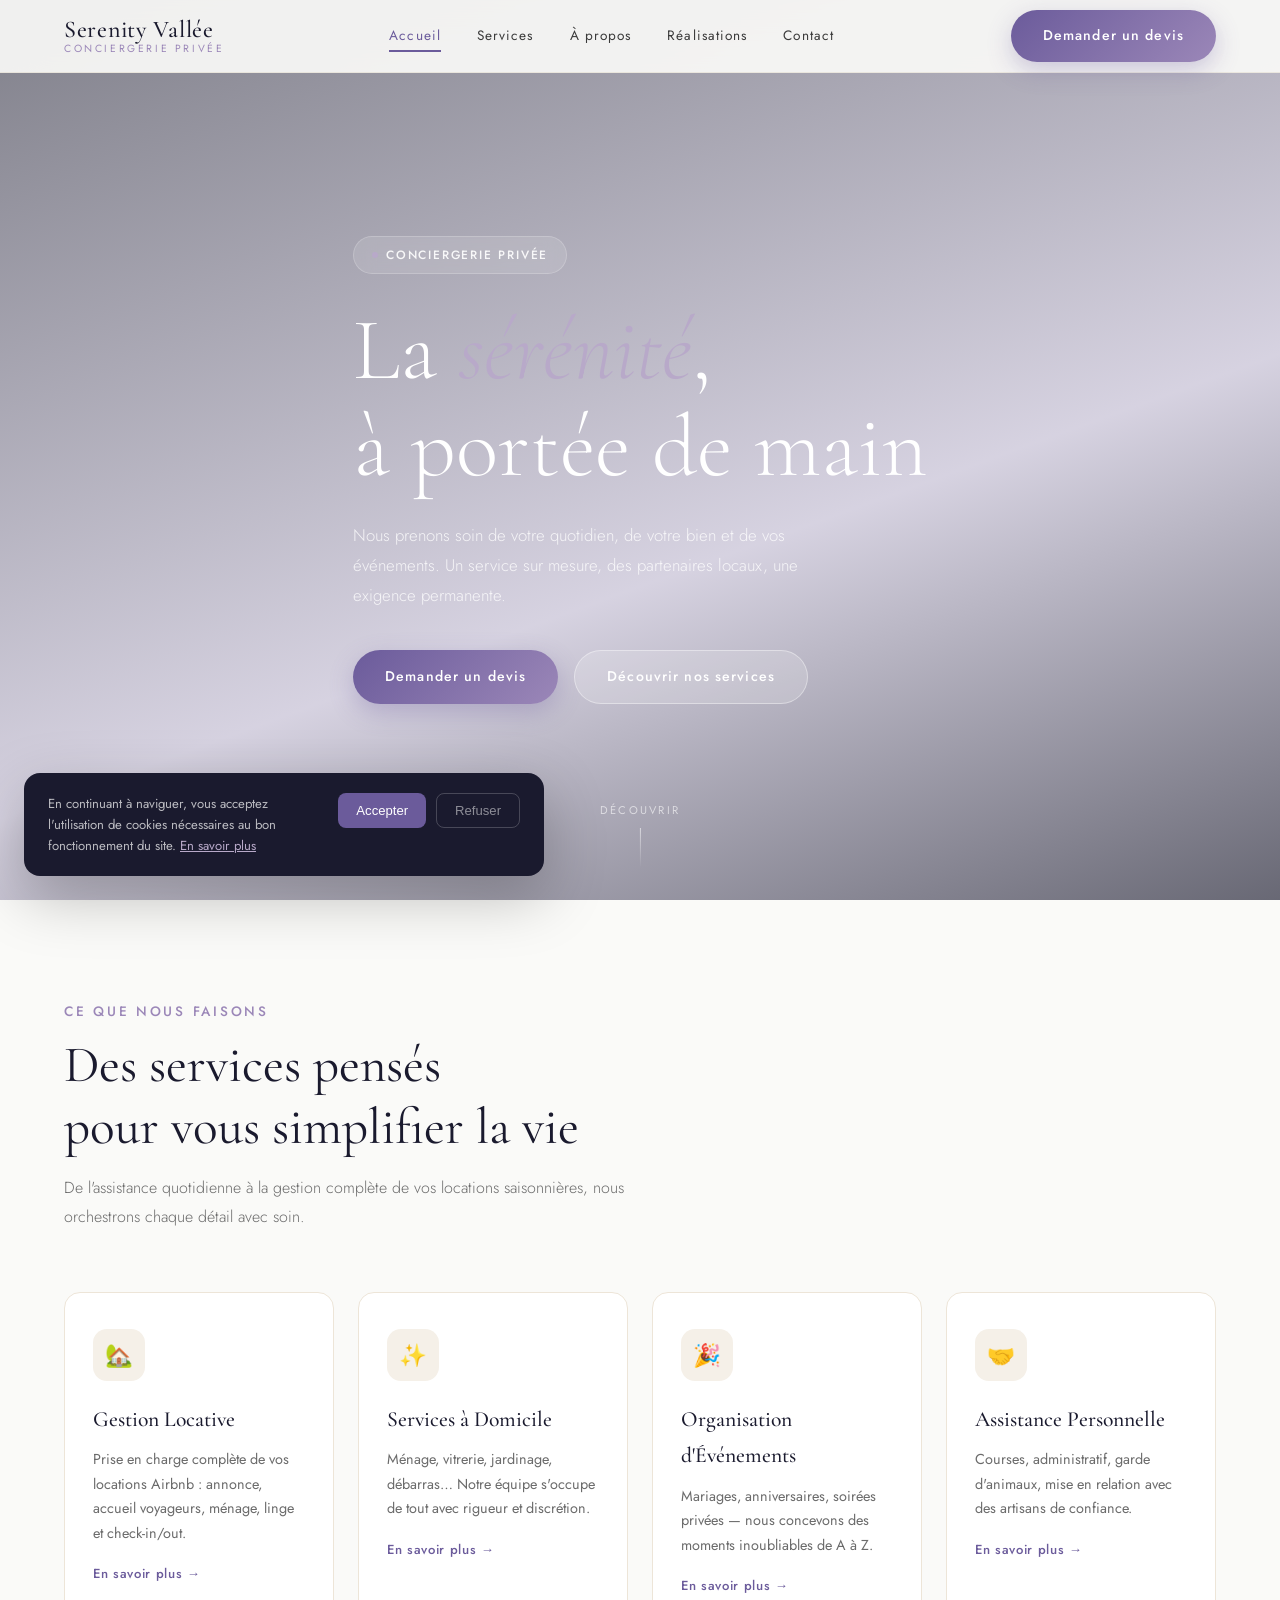
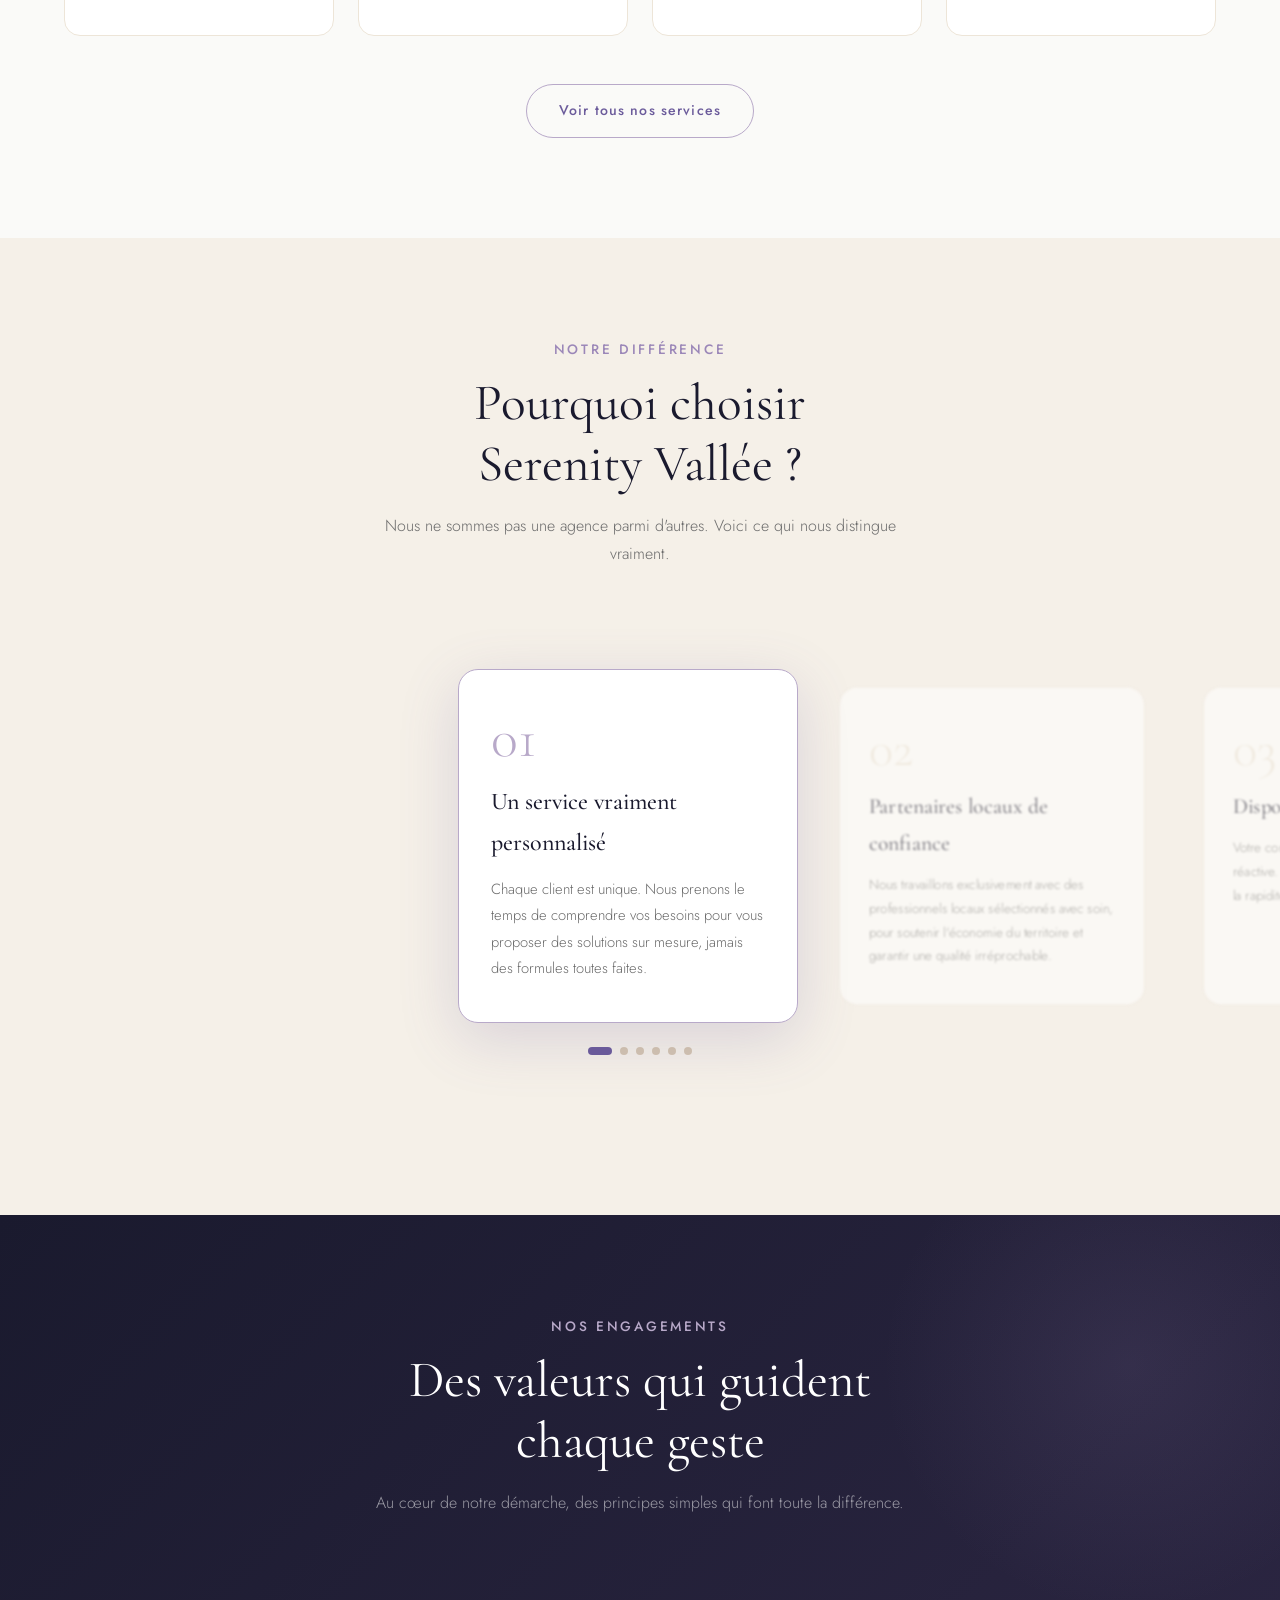
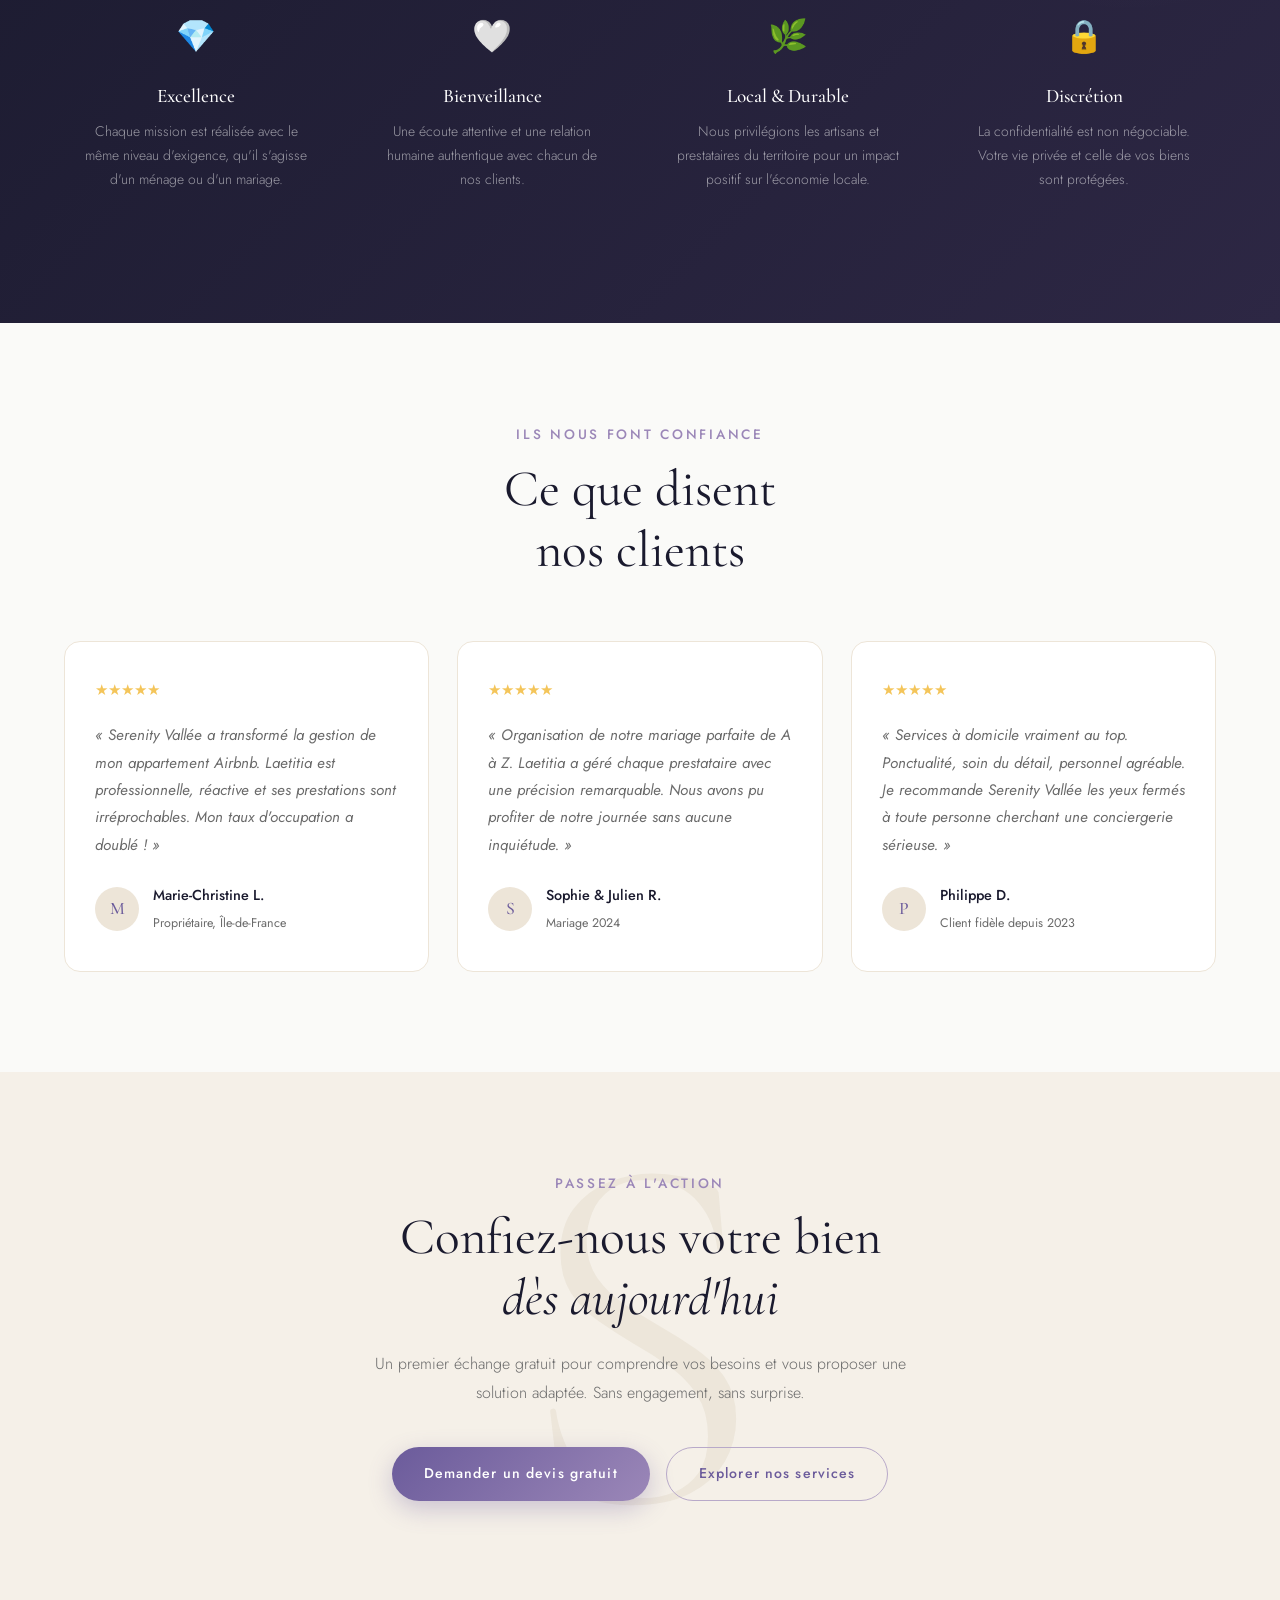
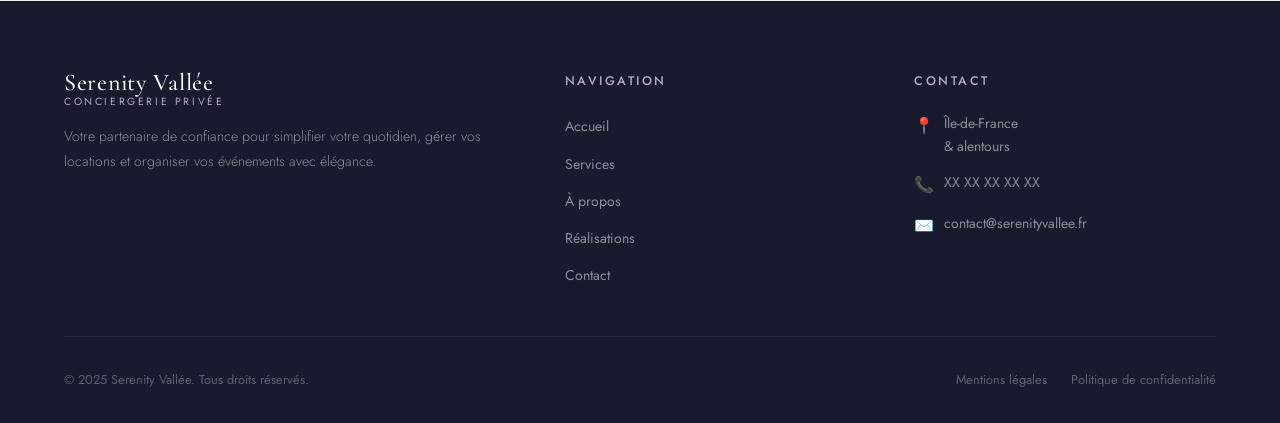
<file: index.html>
<!DOCTYPE html>
<html lang="fr">
<head>
  <meta charset="UTF-8" />
  <meta name="viewport" content="width=device-width, initial-scale=1.0" />
  <title>Serenity Vallée — Conciergerie Privée & Gestion Locative</title>
  <meta name="description" content="Serenity Vallée, votre conciergerie privée. Services personnalisés, gestion locative Airbnb, assistance quotidienne et organisation d'événements." />
  <meta name="keywords" content="conciergerie privée, gestion locative, Airbnb, services à domicile, organisation événements, ménage, jardinage" />
  <link rel="canonical" href="index.html" />
  <!-- Open Graph -->
  <meta property="og:title" content="Serenity Vallée — Conciergerie Privée" />
  <meta property="og:description" content="Simplifiez votre quotidien avec notre conciergerie privée. Services irréprochables, partenaires locaux." />
  <meta property="og:type" content="website" />
  <link rel="preconnect" href="https://fonts.googleapis.com" />
  <link rel="preconnect" href="https://fonts.gstatic.com" crossorigin />
  <link rel="stylesheet" href="css/style.css" />
</head>
<body>

  <!-- ===== HEADER ===== -->
  <header class="header">
    <nav class="nav container">
      <a href="index.html" class="logo">
        <span class="logo-main">Serenity Vallée</span>
        <span class="logo-sub">Conciergerie Privée</span>
      </a>
      <div class="nav-links">
        <a href="index.html" class="active">Accueil</a>
        <a href="services.html">Services</a>
        <a href="a-propos.html">À propos</a>
        <a href="realisations.html">Réalisations</a>
        <a href="contact.html">Contact</a>
      </div>
      <a href="contact.html" class="btn btn-primary nav-cta">Demander un devis</a>
      <button class="hamburger" aria-label="Menu mobile">
        <span></span><span></span><span></span>
      </button>
    </nav>
  </header>

  <!-- Mobile Menu -->
  <div class="mobile-menu">
    <a href="index.html">Accueil</a>
    <a href="services.html">Services</a>
    <a href="a-propos.html">À propos</a>
    <a href="realisations.html">Réalisations</a>
    <a href="contact.html">Contact</a>
    <a href="contact.html" class="btn btn-primary" style="margin-top:16px">Demander un devis</a>
  </div>

  <!-- ===== HERO ===== -->
  <section class="hero">
    <div class="hero-bg"></div>
    <div class="hero-overlay"></div>
    <div class="hero-content container">
      <div class="hero-badge">
        <span class="hero-dot"></span>
        <span>Conciergerie Privée</span>
      </div>
      <h1 class="hero-title">
        La <em>sérénité</em>,<br>à portée de main
      </h1>
      <p class="hero-subtitle">
        Nous prenons soin de votre quotidien, de votre bien et de vos événements. 
        Un service sur mesure, des partenaires locaux, une exigence permanente.
      </p>
      <div class="hero-actions">
        <a href="contact.html" class="btn btn-primary">Demander un devis</a>
        <a href="services.html" class="btn btn-light">Découvrir nos services</a>
      </div>
    </div>
    <div class="hero-scroll">
      <span>Découvrir</span>
      <div class="scroll-line"></div>
    </div>
  </section>

  <!-- ===== NOS SERVICES — APERÇU ===== -->
  <section class="services-apercu">
    <div class="container">
      <div class="section-header reveal">
        <p class="section-subtitle">Ce que nous faisons</p>
        <h2 class="section-title">Des services pensés<br>pour vous simplifier la vie</h2>
        <p class="section-desc">De l'assistance quotidienne à la gestion complète de vos locations saisonnières, nous orchestrons chaque détail avec soin.</p>
      </div>
      <div class="services-grid">
        <div class="service-card reveal reveal-delay-1">
          <div class="service-icon">🏡</div>
          <h3>Gestion Locative</h3>
          <p>Prise en charge complète de vos locations Airbnb : annonce, accueil voyageurs, ménage, linge et check-in/out.</p>
          <a href="services.html" class="service-link">En savoir plus →</a>
        </div>
        <div class="service-card reveal reveal-delay-2">
          <div class="service-icon">✨</div>
          <h3>Services à Domicile</h3>
          <p>Ménage, vitrerie, jardinage, débarras… Notre équipe s'occupe de tout avec rigueur et discrétion.</p>
          <a href="services.html" class="service-link">En savoir plus →</a>
        </div>
        <div class="service-card reveal reveal-delay-3">
          <div class="service-icon">🎉</div>
          <h3>Organisation d'Événements</h3>
          <p>Mariages, anniversaires, soirées privées — nous concevons des moments inoubliables de A à Z.</p>
          <a href="services.html" class="service-link">En savoir plus →</a>
        </div>
        <div class="service-card reveal reveal-delay-4">
          <div class="service-icon">🤝</div>
          <h3>Assistance Personnelle</h3>
          <p>Courses, administratif, garde d'animaux, mise en relation avec des artisans de confiance.</p>
          <a href="services.html" class="service-link">En savoir plus →</a>
        </div>
      </div>
      <div style="text-align:center; margin-top:48px" class="reveal">
        <a href="services.html" class="btn btn-outline">Voir tous nos services</a>
      </div>
    </div>
  </section>

  <!-- ===== CE QUI NOUS DIFFÉRENCIE — CAROUSEL ===== -->
  <section class="differenciateurs">
    <div class="container">
      <div class="section-header text-center reveal">
        <p class="section-subtitle">Notre différence</p>
        <h2 class="section-title">Pourquoi choisir<br>Serenity Vallée ?</h2>
        <p class="section-desc">Nous ne sommes pas une agence parmi d'autres. Voici ce qui nous distingue vraiment.</p>
      </div>
    </div>
    <div class="carousel-wrapper">
      <div class="carousel-track">
        <div class="diff-card active">
          <div class="diff-number">01</div>
          <h3>Un service vraiment personnalisé</h3>
          <p>Chaque client est unique. Nous prenons le temps de comprendre vos besoins pour vous proposer des solutions sur mesure, jamais des formules toutes faites.</p>
        </div>
        <div class="diff-card">
          <div class="diff-number">02</div>
          <h3>Partenaires locaux de confiance</h3>
          <p>Nous travaillons exclusivement avec des professionnels locaux sélectionnés avec soin, pour soutenir l'économie du territoire et garantir une qualité irréprochable.</p>
        </div>
        <div class="diff-card">
          <div class="diff-number">03</div>
          <h3>Disponibilité & réactivité</h3>
          <p>Votre conciergerie reste disponible et réactive. Nous traitons chaque demande avec la rapidité et l'attention qu'elle mérite, 7j/7.</p>
        </div>
        <div class="diff-card">
          <div class="diff-number">04</div>
          <h3>Gestion complète Airbnb</h3>
          <p>Annonce optimisée, accueil chaleureux, ménage soigné, linge impeccable : nous maximisons vos revenus locatifs sans que vous ayez à lever le petit doigt.</p>
        </div>
        <div class="diff-card">
          <div class="diff-number">05</div>
          <h3>Confiance & transparence</h3>
          <p>Comptes-rendus réguliers, communication directe et honnête. Vous êtes toujours informé et en contrôle. Notre réputation, c'est votre satisfaction.</p>
        </div>
        <div class="diff-card">
          <div class="diff-number">06</div>
          <h3>Une seule interlocutrice</h3>
          <p>Laetitia gère personnellement votre dossier. Pas de turnover, pas de standardiste — une relation humaine, durable et de confiance.</p>
        </div>
      </div>
      <div class="carousel-dots">
        <button class="carousel-dot active"></button>
        <button class="carousel-dot"></button>
        <button class="carousel-dot"></button>
        <button class="carousel-dot"></button>
        <button class="carousel-dot"></button>
        <button class="carousel-dot"></button>
      </div>
    </div>
  </section>

  <!-- ===== VALEURS ===== -->
  <section class="valeurs">
    <div class="container">
      <div class="section-header text-center reveal">
        <p class="section-subtitle">Nos engagements</p>
        <h2 class="section-title" style="color:white">Des valeurs qui guident<br>chaque geste</h2>
        <p class="section-desc" style="color:rgba(255,255,255,0.55); margin:16px auto 0">Au cœur de notre démarche, des principes simples qui font toute la différence.</p>
      </div>
      <div class="valeurs-grid">
        <div class="valeur-item reveal reveal-delay-1">
          <span class="valeur-icon">💎</span>
          <h4>Excellence</h4>
          <p>Chaque mission est réalisée avec le même niveau d'exigence, qu'il s'agisse d'un ménage ou d'un mariage.</p>
        </div>
        <div class="valeur-item reveal reveal-delay-2">
          <span class="valeur-icon">🤍</span>
          <h4>Bienveillance</h4>
          <p>Une écoute attentive et une relation humaine authentique avec chacun de nos clients.</p>
        </div>
        <div class="valeur-item reveal reveal-delay-3">
          <span class="valeur-icon">🌿</span>
          <h4>Local & Durable</h4>
          <p>Nous privilégions les artisans et prestataires du territoire pour un impact positif sur l'économie locale.</p>
        </div>
        <div class="valeur-item reveal reveal-delay-4">
          <span class="valeur-icon">🔒</span>
          <h4>Discrétion</h4>
          <p>La confidentialité est non négociable. Votre vie privée et celle de vos biens sont protégées.</p>
        </div>
      </div>
    </div>
  </section>

  <!-- ===== TÉMOIGNAGES ===== -->
  <section class="temoignages">
    <div class="container">
      <div class="section-header text-center reveal">
        <p class="section-subtitle">Ils nous font confiance</p>
        <h2 class="section-title">Ce que disent<br>nos clients</h2>
      </div>
      <div class="temoignages-grid">
        <div class="temoignage-card reveal reveal-delay-1">
          <div class="stars">★★★★★</div>
          <p>« Serenity Vallée a transformé la gestion de mon appartement Airbnb. Laetitia est professionnelle, réactive et ses prestations sont irréprochables. Mon taux d'occupation a doublé ! »</p>
          <div class="temoignage-auteur">
            <div class="auteur-avatar">M</div>
            <div class="auteur-info">
              <strong>Marie-Christine L.</strong>
              <span>Propriétaire, Île-de-France</span>
            </div>
          </div>
        </div>
        <div class="temoignage-card reveal reveal-delay-2">
          <div class="stars">★★★★★</div>
          <p>« Organisation de notre mariage parfaite de A à Z. Laetitia a géré chaque prestataire avec une précision remarquable. Nous avons pu profiter de notre journée sans aucune inquiétude. »</p>
          <div class="temoignage-auteur">
            <div class="auteur-avatar">S</div>
            <div class="auteur-info">
              <strong>Sophie & Julien R.</strong>
              <span>Mariage 2024</span>
            </div>
          </div>
        </div>
        <div class="temoignage-card reveal reveal-delay-3">
          <div class="stars">★★★★★</div>
          <p>« Services à domicile vraiment au top. Ponctualité, soin du détail, personnel agréable. Je recommande Serenity Vallée les yeux fermés à toute personne cherchant une conciergerie sérieuse. »</p>
          <div class="temoignage-auteur">
            <div class="auteur-avatar">P</div>
            <div class="auteur-info">
              <strong>Philippe D.</strong>
              <span>Client fidèle depuis 2023</span>
            </div>
          </div>
        </div>
      </div>
    </div>
  </section>

  <!-- ===== CTA FINAL ===== -->
  <section class="cta-final">
    <div class="container">
      <p class="section-subtitle reveal">Passez à l'action</p>
      <h2 class="section-title reveal">Confiez-nous votre bien<br><em>dès aujourd'hui</em></h2>
      <p class="section-desc reveal">Un premier échange gratuit pour comprendre vos besoins et vous proposer une solution adaptée. Sans engagement, sans surprise.</p>
      <div class="cta-actions reveal">
        <a href="contact.html" class="btn btn-primary">Demander un devis gratuit</a>
        <a href="services.html" class="btn btn-outline">Explorer nos services</a>
      </div>
    </div>
  </section>

  <!-- ===== FOOTER ===== -->
  <footer class="footer">
    <div class="container">
      <div class="footer-grid">
        <div>
          <a href="index.html" class="logo footer-logo">
            <span class="logo-main">Serenity Vallée</span>
            <span class="logo-sub">Conciergerie Privée</span>
          </a>
          <p class="footer-desc">Votre partenaire de confiance pour simplifier votre quotidien, gérer vos locations et organiser vos événements avec élégance.</p>
        </div>
        <div class="footer-col">
          <h4>Navigation</h4>
          <ul>
            <li><a href="index.html">Accueil</a></li>
            <li><a href="services.html">Services</a></li>
            <li><a href="a-propos.html">À propos</a></li>
            <li><a href="realisations.html">Réalisations</a></li>
            <li><a href="contact.html">Contact</a></li>
          </ul>
        </div>
        <div class="footer-col">
          <h4>Contact</h4>
          <div class="footer-contact-item">
            <span>📍</span>
            <span>Île-de-France<br>& alentours</span>
          </div>
          <div class="footer-contact-item">
            <span>📞</span>
            <span>XX XX XX XX XX</span>
          </div>
          <div class="footer-contact-item">
            <span>✉️</span>
            <span>contact@serenityvallee.fr</span>
          </div>
        </div>
      </div>
      <div class="footer-bottom">
        <p>© 2025 Serenity Vallée. Tous droits réservés.</p>
        <div class="footer-links">
          <a href="mentions-legales.html">Mentions légales</a>
          <a href="contact.html#rgpd">Politique de confidentialité</a>
        </div>
      </div>
    </div>
  </footer>

  <!-- RGPD Banner -->
  <div class="rgpd-banner">
    <p>En continuant à naviguer, vous acceptez l'utilisation de cookies nécessaires au bon fonctionnement du site. <a href="contact.html#rgpd">En savoir plus</a></p>
    <div class="rgpd-buttons">
      <button class="rgpd-accept">Accepter</button>
      <button class="rgpd-refuse">Refuser</button>
    </div>
  </div>

  <script src="js/script.js"></script>
</body>
</html>
</file>
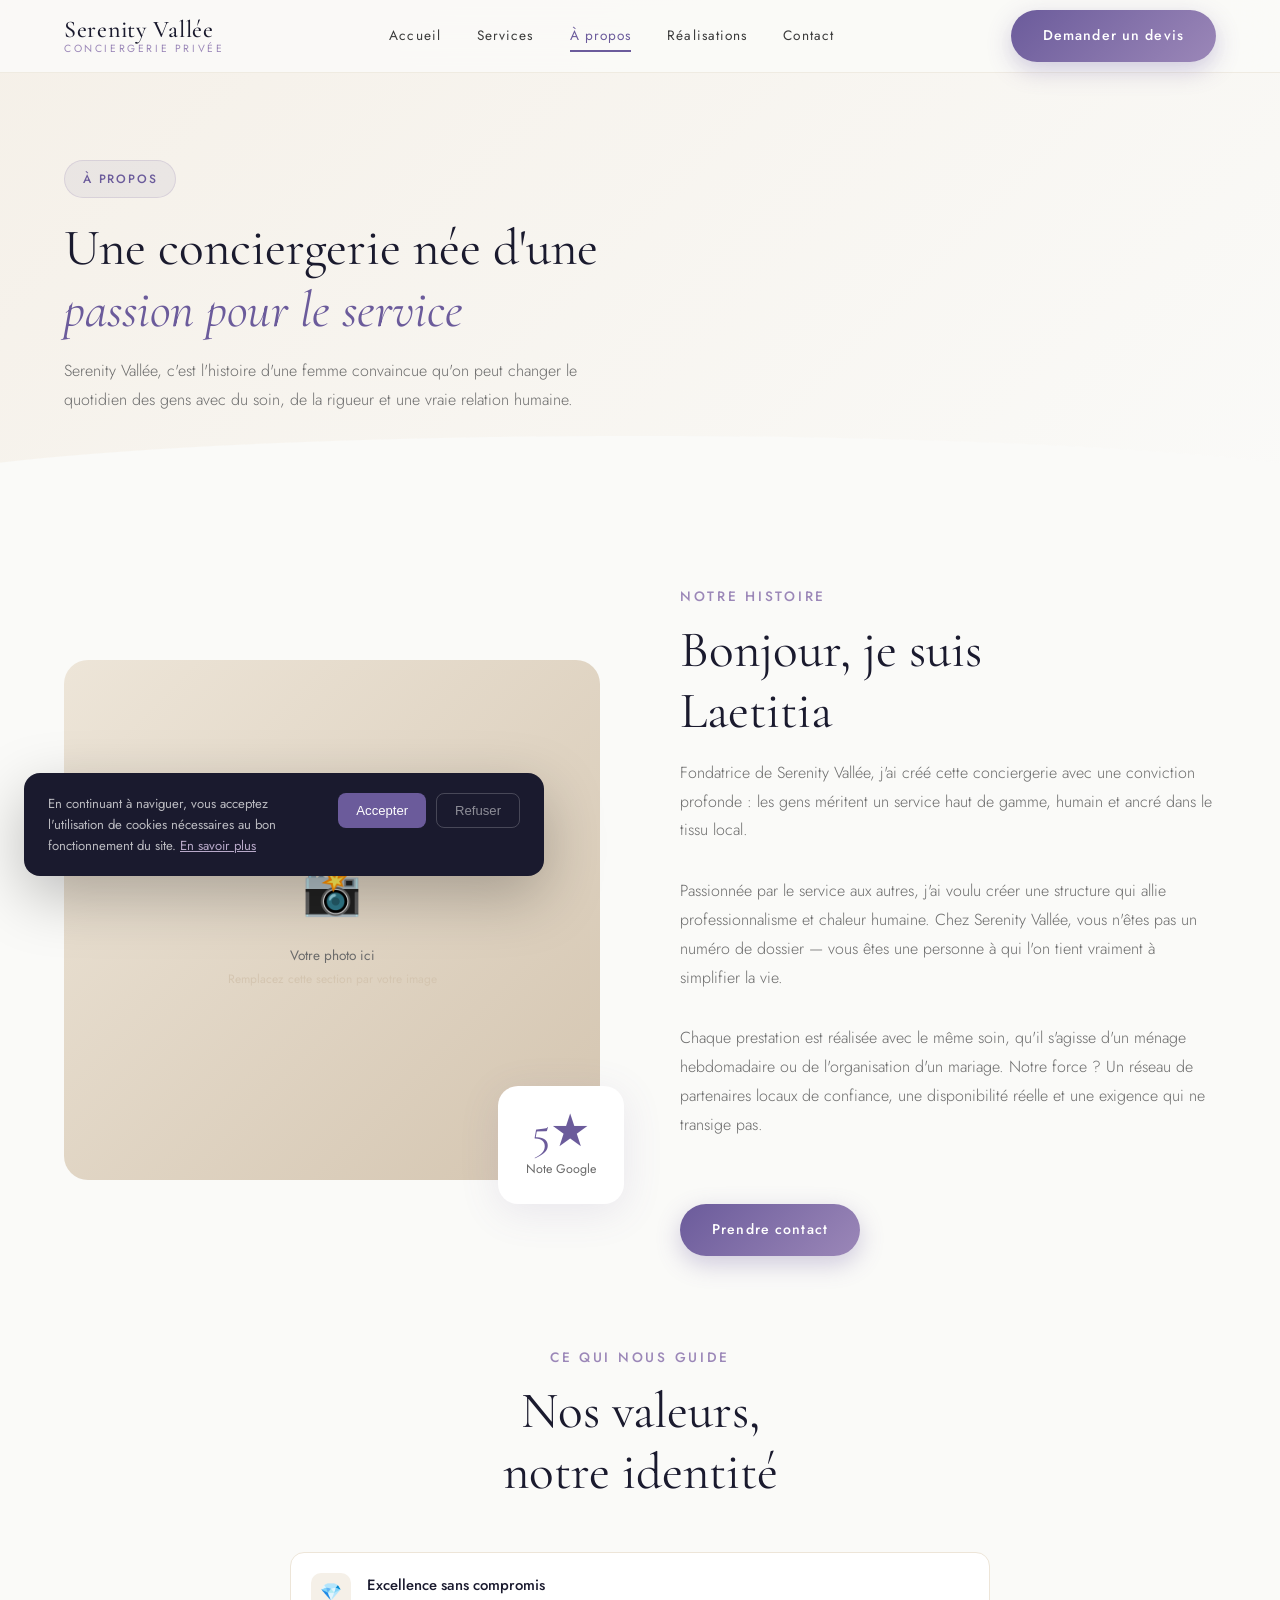
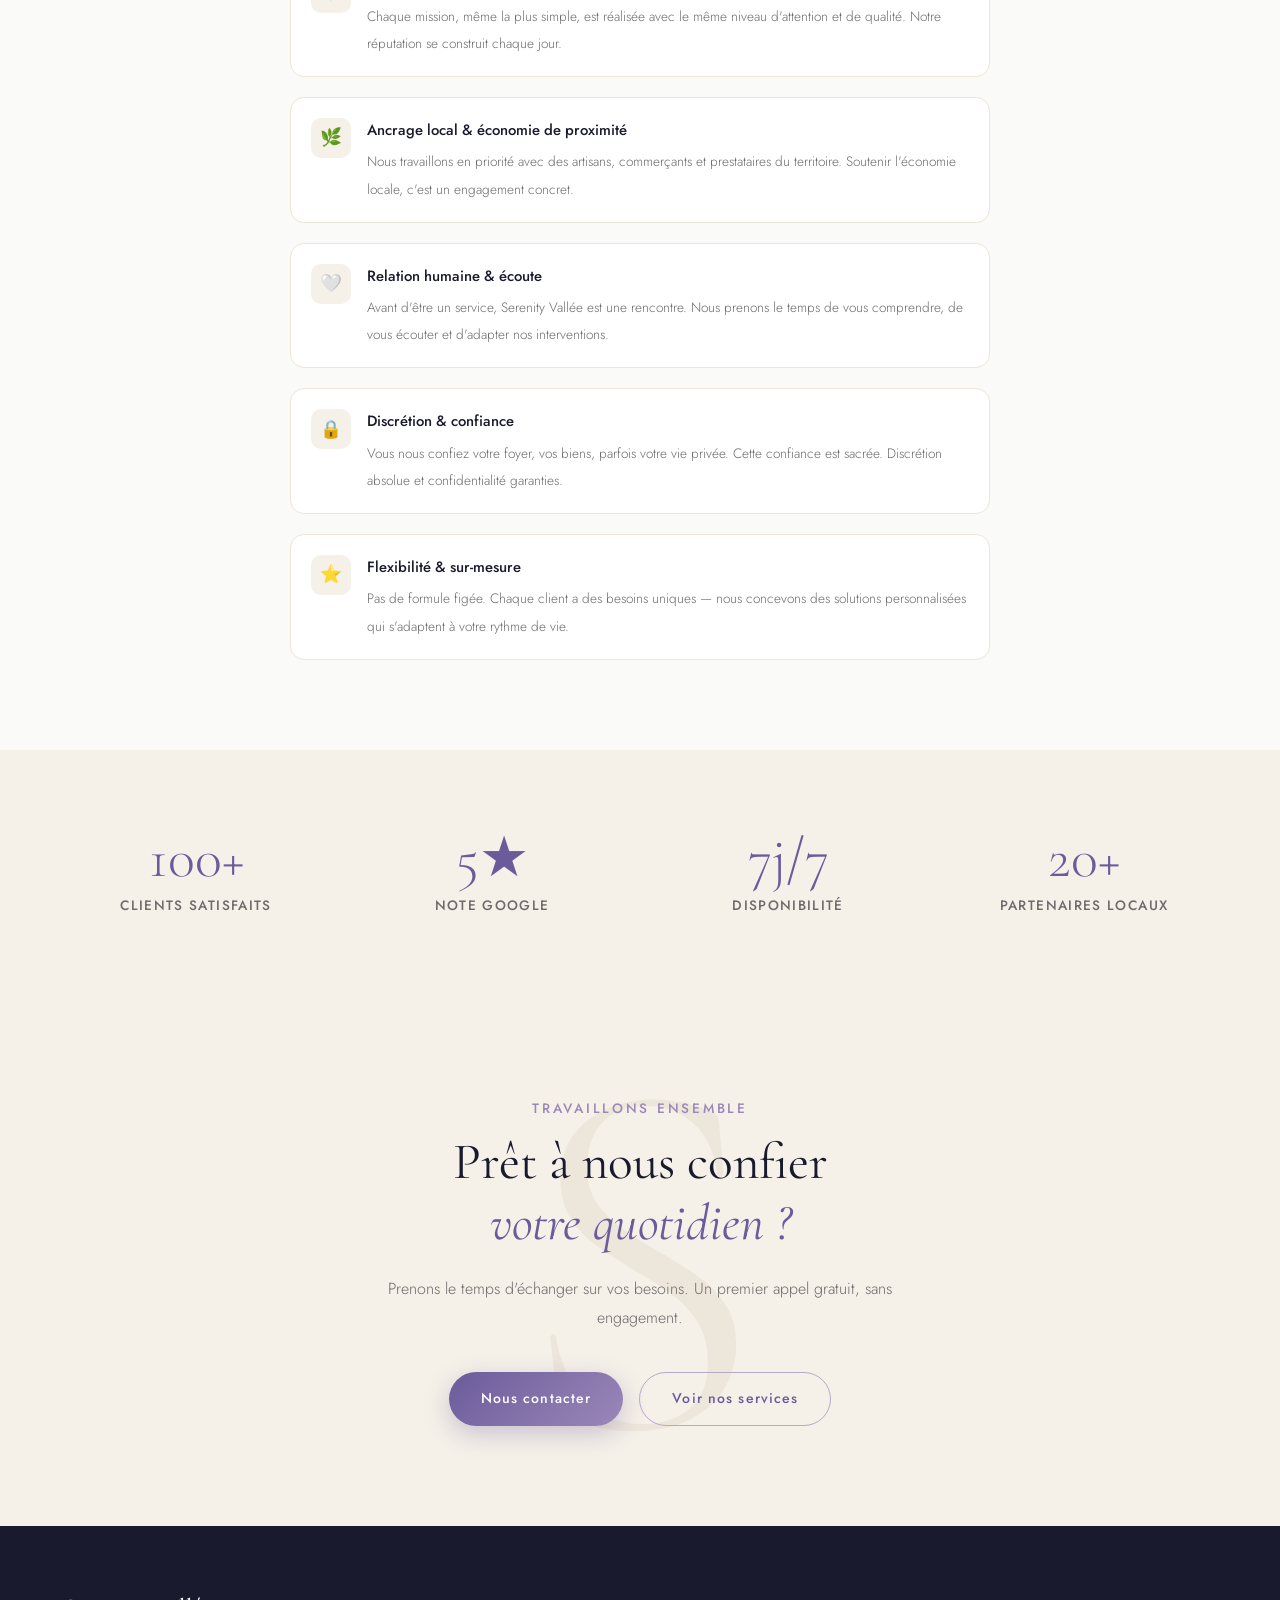
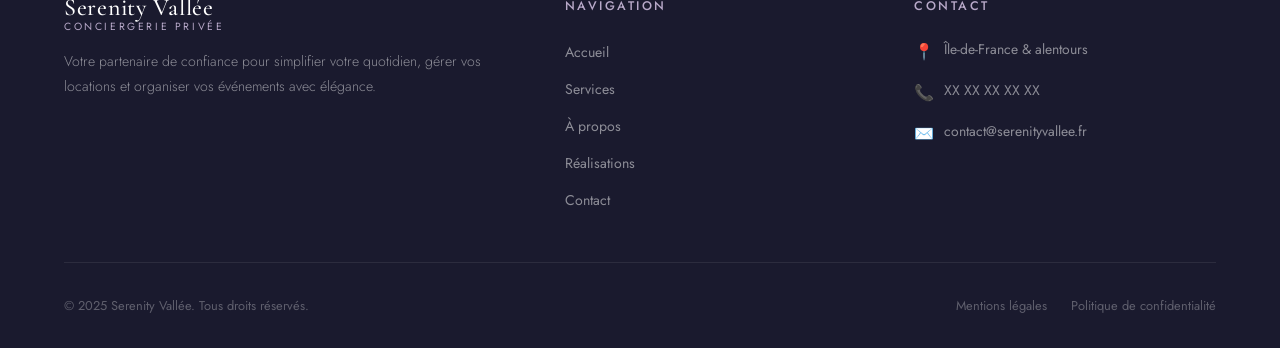
<file: a-propos.html>
<!DOCTYPE html>
<html lang="fr">
<head>
  <meta charset="UTF-8" />
  <meta name="viewport" content="width=device-width, initial-scale=1.0" />
  <title>À propos — Serenity Vallée | Conciergerie Privée</title>
  <meta name="description" content="Découvrez l'histoire et les valeurs de Serenity Vallée, conciergerie privée fondée par Laetitia. Un service humain, local et sur mesure." />
  <link rel="preconnect" href="https://fonts.googleapis.com" />
  <link rel="preconnect" href="https://fonts.gstatic.com" crossorigin />
  <link rel="stylesheet" href="css/style.css" />
</head>
<body>

  <!-- ===== HEADER ===== -->
  <header class="header">
    <nav class="nav container">
      <a href="index.html" class="logo">
        <span class="logo-main">Serenity Vallée</span>
        <span class="logo-sub">Conciergerie Privée</span>
      </a>
      <div class="nav-links">
        <a href="index.html">Accueil</a>
        <a href="services.html">Services</a>
        <a href="a-propos.html" class="active">À propos</a>
        <a href="realisations.html">Réalisations</a>
        <a href="contact.html">Contact</a>
      </div>
      <a href="contact.html" class="btn btn-primary nav-cta">Demander un devis</a>
      <button class="hamburger" aria-label="Menu mobile">
        <span></span><span></span><span></span>
      </button>
    </nav>
  </header>

  <div class="mobile-menu">
    <a href="index.html">Accueil</a>
    <a href="services.html">Services</a>
    <a href="a-propos.html">À propos</a>
    <a href="realisations.html">Réalisations</a>
    <a href="contact.html">Contact</a>
    <a href="contact.html" class="btn btn-primary" style="margin-top:16px">Demander un devis</a>
  </div>

  <!-- ===== PAGE HERO ===== -->
  <section class="page-hero">
    <div class="container">
      <div class="page-hero-badge reveal">
        <span>À propos</span>
      </div>
      <h1 class="section-title reveal">Une conciergerie née d'une<br><em style="font-style:italic; color:var(--violet-accent)">passion pour le service</em></h1>
      <p class="section-desc reveal">Serenity Vallée, c'est l'histoire d'une femme convaincue qu'on peut changer le quotidien des gens avec du soin, de la rigueur et une vraie relation humaine.</p>
    </div>
  </section>

  <!-- ===== HISTOIRE ===== -->
  <section class="apropos-section">
    <div class="container">
      <div class="apropos-grid">
        <div class="apropos-image-wrapper reveal">
          <!-- Remplacez src par votre photo -->
          <div class="apropos-image-placeholder" style="background: linear-gradient(135deg, var(--beige-moyen), var(--beige-fonce)); border-radius: 24px; height: 520px; display: flex; align-items: center; justify-content: center; flex-direction: column; gap: 12px; color: var(--gris-texte);">
            <span style="font-size: 3rem;">📸</span>
            <span style="font-size: 0.85rem; text-align: center; padding: 0 24px;">Votre photo ici<br><small style="color: var(--beige-fonce); font-size: 0.75rem;">Remplacez cette section par votre image</small></span>
          </div>
          <div class="apropos-badge-flottant">
            <div class="big-number">5★</div>
            <div class="big-label">Note Google</div>
          </div>
        </div>
        <div class="apropos-content reveal">
          <p class="section-subtitle">Notre histoire</p>
          <h2 class="section-title">Bonjour, je suis<br>Laetitia</h2>
          <p class="section-desc">Fondatrice de Serenity Vallée, j'ai créé cette conciergerie avec une conviction profonde : les gens méritent un service haut de gamme, humain et ancré dans le tissu local.</p>
          <p class="section-desc" style="margin-top: 16px;">Passionnée par le service aux autres, j'ai voulu créer une structure qui allie professionnalisme et chaleur humaine. Chez Serenity Vallée, vous n'êtes pas un numéro de dossier — vous êtes une personne à qui l'on tient vraiment à simplifier la vie.</p>
          <p class="section-desc" style="margin-top: 16px;">Chaque prestation est réalisée avec le même soin, qu'il s'agisse d'un ménage hebdomadaire ou de l'organisation d'un mariage. Notre force ? Un réseau de partenaires locaux de confiance, une disponibilité réelle et une exigence qui ne transige pas.</p>
          <a href="contact.html" class="btn btn-primary" style="margin-top: 32px;">Prendre contact</a>
        </div>
      </div>
    </div>
  </section>

  <!-- ===== VALEURS ===== -->
  <section style="padding: 0 0 90px; background: var(--blanc);">
    <div class="container">
      <div class="section-header text-center reveal" style="margin-bottom: 48px;">
        <p class="section-subtitle">Ce qui nous guide</p>
        <h2 class="section-title">Nos valeurs,<br>notre identité</h2>
      </div>
      <div class="valeurs-liste" style="max-width: 700px; margin: 0 auto;">
        <div class="valeur-ligne reveal reveal-delay-1">
          <div class="valeur-ligne-icon">💎</div>
          <div class="valeur-ligne-text">
            <strong>Excellence sans compromis</strong>
            <span>Chaque mission, même la plus simple, est réalisée avec le même niveau d'attention et de qualité. Notre réputation se construit chaque jour.</span>
          </div>
        </div>
        <div class="valeur-ligne reveal reveal-delay-2">
          <div class="valeur-ligne-icon">🌿</div>
          <div class="valeur-ligne-text">
            <strong>Ancrage local & économie de proximité</strong>
            <span>Nous travaillons en priorité avec des artisans, commerçants et prestataires du territoire. Soutenir l'économie locale, c'est un engagement concret.</span>
          </div>
        </div>
        <div class="valeur-ligne reveal reveal-delay-3">
          <div class="valeur-ligne-icon">🤍</div>
          <div class="valeur-ligne-text">
            <strong>Relation humaine & écoute</strong>
            <span>Avant d'être un service, Serenity Vallée est une rencontre. Nous prenons le temps de vous comprendre, de vous écouter et d'adapter nos interventions.</span>
          </div>
        </div>
        <div class="valeur-ligne reveal reveal-delay-4">
          <div class="valeur-ligne-icon">🔒</div>
          <div class="valeur-ligne-text">
            <strong>Discrétion & confiance</strong>
            <span>Vous nous confiez votre foyer, vos biens, parfois votre vie privée. Cette confiance est sacrée. Discrétion absolue et confidentialité garanties.</span>
          </div>
        </div>
        <div class="valeur-ligne reveal">
          <div class="valeur-ligne-icon">⭐</div>
          <div class="valeur-ligne-text">
            <strong>Flexibilité & sur-mesure</strong>
            <span>Pas de formule figée. Chaque client a des besoins uniques — nous concevons des solutions personnalisées qui s'adaptent à votre rythme de vie.</span>
          </div>
        </div>
      </div>
    </div>
  </section>

  <!-- ===== CHIFFRES ===== -->
  <section style="padding: 80px 0; background: var(--beige-clair);">
    <div class="container">
      <div style="display: grid; grid-template-columns: repeat(auto-fit, minmax(180px, 1fr)); gap: 32px; text-align: center;">
        <div class="reveal reveal-delay-1">
          <div style="font-family: var(--font-titre); font-size: 3.5rem; font-weight: 300; color: var(--violet-accent); line-height: 1;">100+</div>
          <div style="font-size: 0.85rem; font-weight: 500; letter-spacing: 0.1em; text-transform: uppercase; color: var(--gris-texte); margin-top: 8px;">Clients satisfaits</div>
        </div>
        <div class="reveal reveal-delay-2">
          <div style="font-family: var(--font-titre); font-size: 3.5rem; font-weight: 300; color: var(--violet-accent); line-height: 1;">5★</div>
          <div style="font-size: 0.85rem; font-weight: 500; letter-spacing: 0.1em; text-transform: uppercase; color: var(--gris-texte); margin-top: 8px;">Note Google</div>
        </div>
        <div class="reveal reveal-delay-3">
          <div style="font-family: var(--font-titre); font-size: 3.5rem; font-weight: 300; color: var(--violet-accent); line-height: 1;">7j/7</div>
          <div style="font-size: 0.85rem; font-weight: 500; letter-spacing: 0.1em; text-transform: uppercase; color: var(--gris-texte); margin-top: 8px;">Disponibilité</div>
        </div>
        <div class="reveal reveal-delay-4">
          <div style="font-family: var(--font-titre); font-size: 3.5rem; font-weight: 300; color: var(--violet-accent); line-height: 1;">20+</div>
          <div style="font-size: 0.85rem; font-weight: 500; letter-spacing: 0.1em; text-transform: uppercase; color: var(--gris-texte); margin-top: 8px;">Partenaires locaux</div>
        </div>
      </div>
    </div>
  </section>

  <!-- ===== CTA ===== -->
  <section class="cta-final">
    <div class="container">
      <p class="section-subtitle reveal">Travaillons ensemble</p>
      <h2 class="section-title reveal">Prêt à nous confier<br><em style="font-style:italic; color:var(--violet-accent)">votre quotidien ?</em></h2>
      <p class="section-desc reveal">Prenons le temps d'échanger sur vos besoins. Un premier appel gratuit, sans engagement.</p>
      <div class="cta-actions reveal">
        <a href="contact.html" class="btn btn-primary">Nous contacter</a>
        <a href="services.html" class="btn btn-outline">Voir nos services</a>
      </div>
    </div>
  </section>

  <!-- ===== FOOTER ===== -->
  <footer class="footer">
    <div class="container">
      <div class="footer-grid">
        <div>
          <a href="index.html" class="logo footer-logo">
            <span class="logo-main">Serenity Vallée</span>
            <span class="logo-sub">Conciergerie Privée</span>
          </a>
          <p class="footer-desc">Votre partenaire de confiance pour simplifier votre quotidien, gérer vos locations et organiser vos événements avec élégance.</p>
        </div>
        <div class="footer-col">
          <h4>Navigation</h4>
          <ul>
            <li><a href="index.html">Accueil</a></li>
            <li><a href="services.html">Services</a></li>
            <li><a href="a-propos.html">À propos</a></li>
            <li><a href="realisations.html">Réalisations</a></li>
            <li><a href="contact.html">Contact</a></li>
          </ul>
        </div>
        <div class="footer-col">
          <h4>Contact</h4>
          <div class="footer-contact-item">
            <span>📍</span><span>Île-de-France & alentours</span>
          </div>
          <div class="footer-contact-item">
            <span>📞</span><span>XX XX XX XX XX</span>
          </div>
          <div class="footer-contact-item">
            <span>✉️</span><span>contact@serenityvallee.fr</span>
          </div>
        </div>
      </div>
      <div class="footer-bottom">
        <p>© 2025 Serenity Vallée. Tous droits réservés.</p>
        <div class="footer-links">
          <a href="mentions-legales.html">Mentions légales</a>
          <a href="contact.html#rgpd">Politique de confidentialité</a>
        </div>
      </div>
    </div>
  </footer>

  <div class="rgpd-banner">
    <p>En continuant à naviguer, vous acceptez l'utilisation de cookies nécessaires au bon fonctionnement du site. <a href="contact.html#rgpd">En savoir plus</a></p>
    <div class="rgpd-buttons">
      <button class="rgpd-accept">Accepter</button>
      <button class="rgpd-refuse">Refuser</button>
    </div>
  </div>

  <script src="js/script.js"></script>
</body>
</html>
</file>
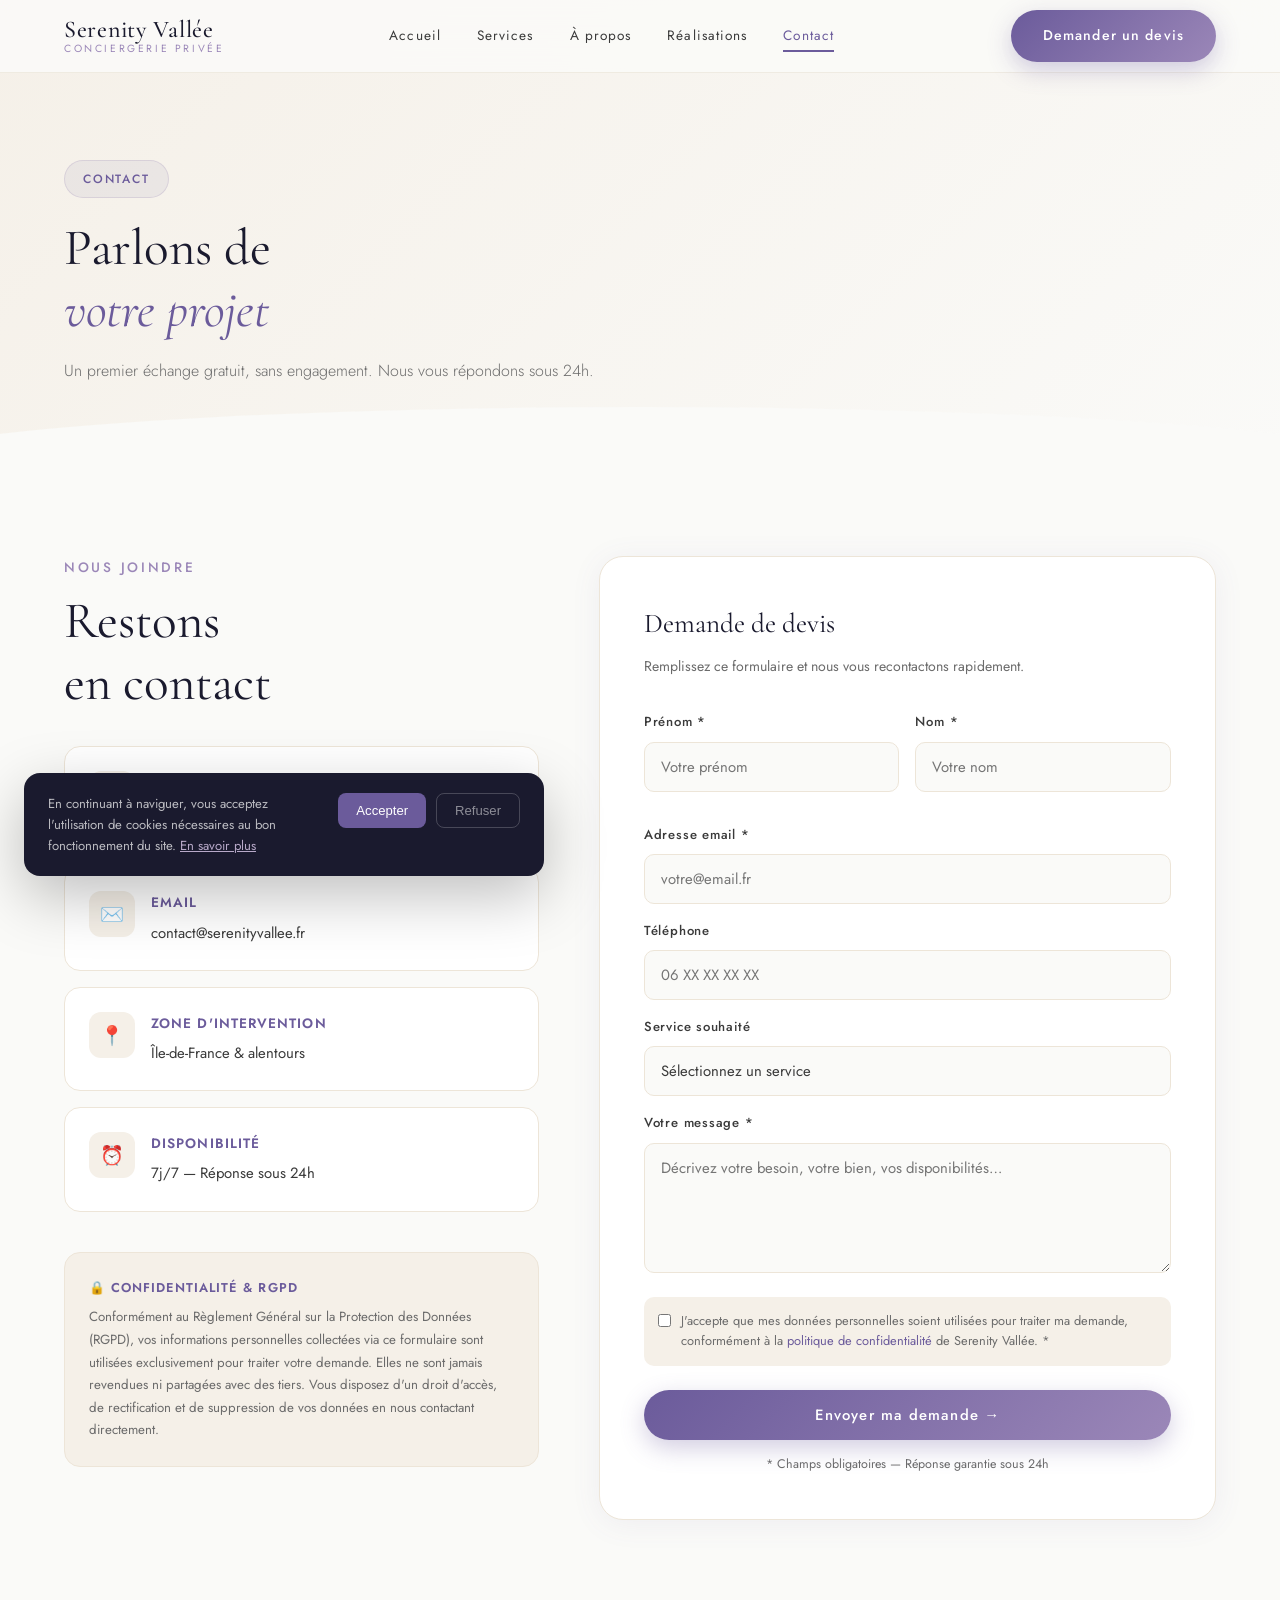
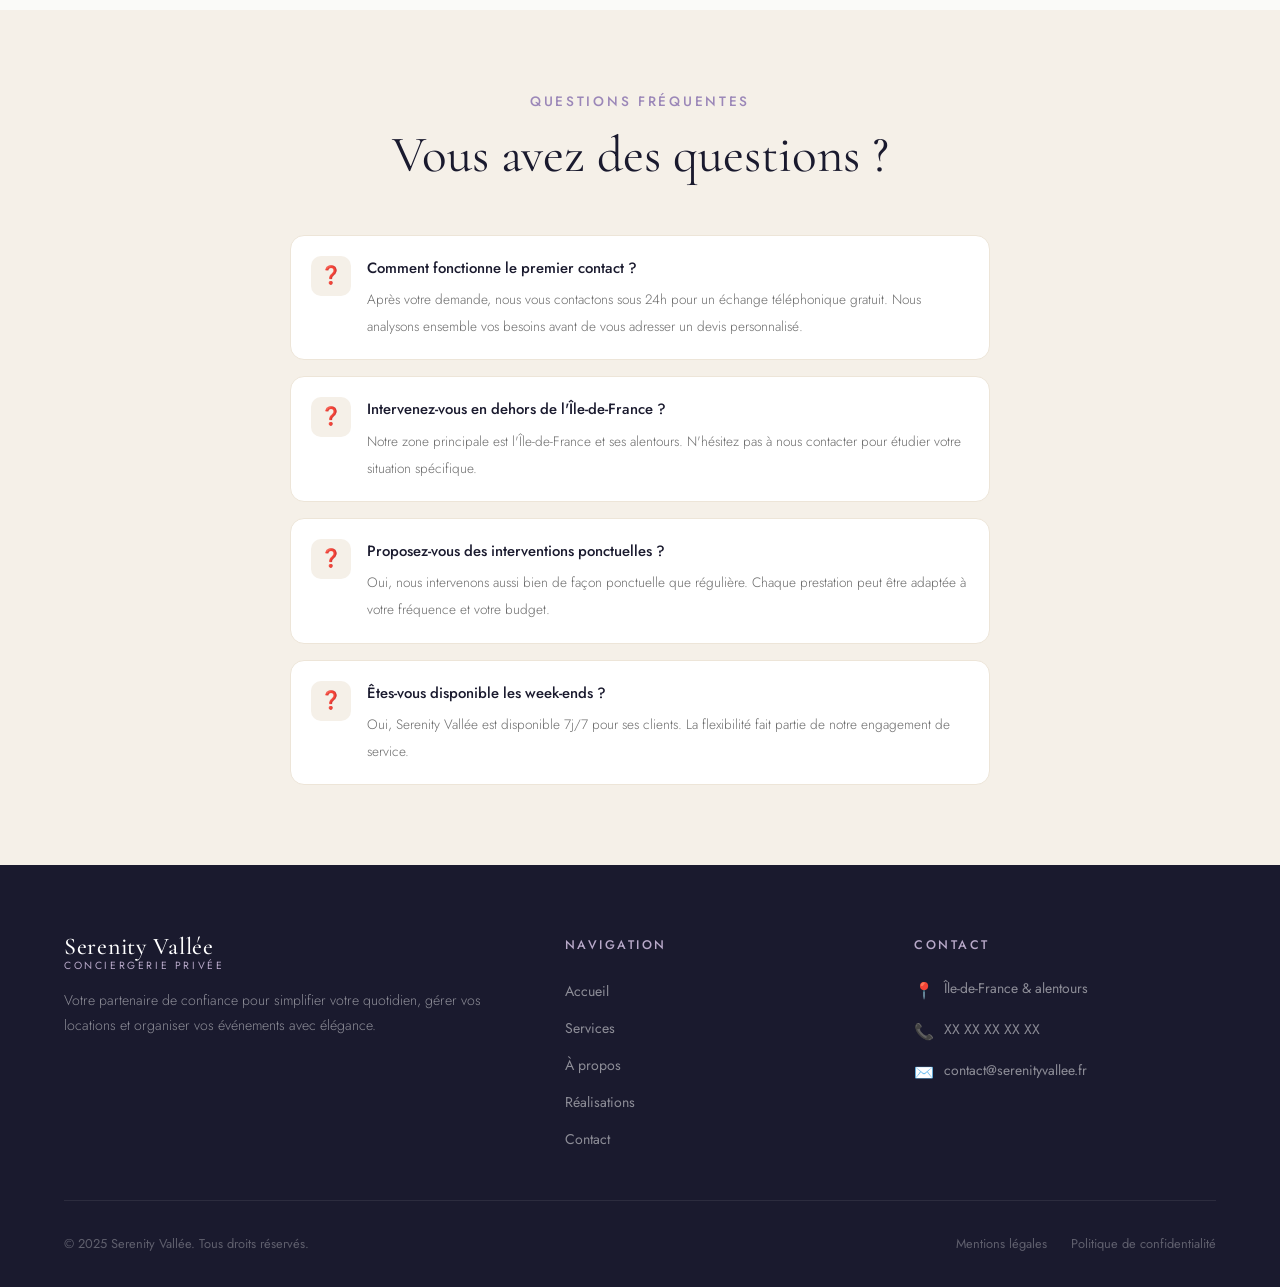
<file: contact.html>
<!DOCTYPE html>
<html lang="fr">
<head>
  <meta charset="UTF-8" />
  <meta name="viewport" content="width=device-width, initial-scale=1.0" />
  <title>Contact — Serenity Vallée | Conciergerie Privée</title>
  <meta name="description" content="Contactez Serenity Vallée pour un devis gratuit. Conciergerie privée, gestion locative, organisation d'événements." />
  <link rel="preconnect" href="https://fonts.googleapis.com" />
  <link rel="preconnect" href="https://fonts.gstatic.com" crossorigin />
  <link rel="stylesheet" href="css/style.css" />
</head>
<body>

  <!-- ===== HEADER ===== -->
  <header class="header">
    <nav class="nav container">
      <a href="index.html" class="logo">
        <span class="logo-main">Serenity Vallée</span>
        <span class="logo-sub">Conciergerie Privée</span>
      </a>
      <div class="nav-links">
        <a href="index.html">Accueil</a>
        <a href="services.html">Services</a>
        <a href="a-propos.html">À propos</a>
        <a href="realisations.html">Réalisations</a>
        <a href="contact.html" class="active">Contact</a>
      </div>
      <a href="contact.html" class="btn btn-primary nav-cta">Demander un devis</a>
      <button class="hamburger" aria-label="Menu mobile">
        <span></span><span></span><span></span>
      </button>
    </nav>
  </header>

  <div class="mobile-menu">
    <a href="index.html">Accueil</a>
    <a href="services.html">Services</a>
    <a href="a-propos.html">À propos</a>
    <a href="realisations.html">Réalisations</a>
    <a href="contact.html">Contact</a>
    <a href="contact.html" class="btn btn-primary" style="margin-top:16px">Demander un devis</a>
  </div>

  <!-- ===== PAGE HERO ===== -->
  <section class="page-hero">
    <div class="container">
      <div class="page-hero-badge reveal">
        <span>Contact</span>
      </div>
      <h1 class="section-title reveal">Parlons de<br><em style="font-style:italic; color:var(--violet-accent)">votre projet</em></h1>
      <p class="section-desc reveal">Un premier échange gratuit, sans engagement. Nous vous répondons sous 24h.</p>
    </div>
  </section>

  <!-- ===== CONTACT SECTION ===== -->
  <section class="contact-section">
    <div class="container">
      <div class="contact-grid">

        <!-- Infos -->
        <div class="reveal">
          <p class="section-subtitle">Nous joindre</p>
          <h2 class="section-title" style="margin-bottom: 32px;">Restons<br>en contact</h2>

          <div class="contact-info-item">
            <div class="contact-info-icon">📞</div>
            <div class="contact-info-text">
              <strong>Téléphone</strong>
              <span>XX XX XX XX XX</span>
            </div>
          </div>

          <div class="contact-info-item">
            <div class="contact-info-icon">✉️</div>
            <div class="contact-info-text">
              <strong>Email</strong>
              <span>contact@serenityvallee.fr</span>
            </div>
          </div>

          <div class="contact-info-item">
            <div class="contact-info-icon">📍</div>
            <div class="contact-info-text">
              <strong>Zone d'intervention</strong>
              <span>Île-de-France & alentours</span>
            </div>
          </div>

          <div class="contact-info-item">
            <div class="contact-info-icon">⏰</div>
            <div class="contact-info-text">
              <strong>Disponibilité</strong>
              <span>7j/7 — Réponse sous 24h</span>
            </div>
          </div>

          <!-- Note RGPD -->
          <div id="rgpd" style="margin-top: 40px; padding: 24px; background: var(--beige-clair); border-radius: 16px; border: 1px solid var(--beige-moyen);">
            <p style="font-size: 0.8rem; font-weight: 600; letter-spacing: 0.08em; text-transform: uppercase; color: var(--violet-accent); margin-bottom: 8px;">🔒 Confidentialité & RGPD</p>
            <p style="font-size: 0.83rem; color: var(--gris-texte); line-height: 1.7;">Conformément au Règlement Général sur la Protection des Données (RGPD), vos informations personnelles collectées via ce formulaire sont utilisées exclusivement pour traiter votre demande. Elles ne sont jamais revendues ni partagées avec des tiers. Vous disposez d'un droit d'accès, de rectification et de suppression de vos données en nous contactant directement.</p>
          </div>
        </div>

        <!-- Formulaire -->
        <div class="reveal reveal-delay-2">
          <div class="contact-form">
            <h3>Demande de devis</h3>
            <p class="form-subtitle">Remplissez ce formulaire et nous vous recontactons rapidement.</p>

            <form id="contactForm" novalidate>
              <div class="form-row">
                <div class="form-group">
                  <label for="prenom">Prénom *</label>
                  <input type="text" id="prenom" name="prenom" placeholder="Votre prénom" required />
                </div>
                <div class="form-group">
                  <label for="nom">Nom *</label>
                  <input type="text" id="nom" name="nom" placeholder="Votre nom" required />
                </div>
              </div>

              <div class="form-group">
                <label for="email">Adresse email *</label>
                <input type="email" id="email" name="email" placeholder="votre@email.fr" required />
              </div>

              <div class="form-group">
                <label for="telephone">Téléphone</label>
                <input type="tel" id="telephone" name="telephone" placeholder="06 XX XX XX XX" />
              </div>

              <div class="form-group">
                <label for="service">Service souhaité</label>
                <select id="service" name="service">
                  <option value="" disabled selected>Sélectionnez un service</option>
                  <option value="gestion-locative">Gestion locative / Airbnb</option>
                  <option value="menage">Ménage & entretien</option>
                  <option value="jardinage">Jardinage</option>
                  <option value="evenement">Organisation d'événement</option>
                  <option value="assistance">Assistance personnelle</option>
                  <option value="autre">Autre demande</option>
                </select>
              </div>

              <div class="form-group">
                <label for="message">Votre message *</label>
                <textarea id="message" name="message" placeholder="Décrivez votre besoin, votre bien, vos disponibilités…" required></textarea>
              </div>

              <div class="form-rgpd">
                <input type="checkbox" id="rgpd-consent" name="rgpd-consent" required />
                <label for="rgpd-consent">J'accepte que mes données personnelles soient utilisées pour traiter ma demande, conformément à la <a href="#rgpd" style="color: var(--violet-accent);">politique de confidentialité</a> de Serenity Vallée. *</label>
              </div>

              <button type="submit" class="btn btn-primary btn-submit" style="width: 100%; justify-content: center; font-size: 0.93rem;">
                Envoyer ma demande →
              </button>

              <p style="font-size: 0.78rem; color: var(--gris-texte); text-align: center; margin-top: 14px;">* Champs obligatoires — Réponse garantie sous 24h</p>
            </form>
          </div>
        </div>

      </div>
    </div>
  </section>

  <!-- ===== FAQ ===== -->
  <section style="padding: 80px 0; background: var(--beige-clair);">
    <div class="container">
      <div class="section-header text-center reveal" style="margin-bottom: 48px;">
        <p class="section-subtitle">Questions fréquentes</p>
        <h2 class="section-title">Vous avez des questions ?</h2>
      </div>
      <div style="max-width: 700px; margin: 0 auto; display: flex; flex-direction: column; gap: 16px;">

        <div class="valeur-ligne reveal">
          <div class="valeur-ligne-icon">❓</div>
          <div class="valeur-ligne-text">
            <strong>Comment fonctionne le premier contact ?</strong>
            <span>Après votre demande, nous vous contactons sous 24h pour un échange téléphonique gratuit. Nous analysons ensemble vos besoins avant de vous adresser un devis personnalisé.</span>
          </div>
        </div>

        <div class="valeur-ligne reveal reveal-delay-1">
          <div class="valeur-ligne-icon">❓</div>
          <div class="valeur-ligne-text">
            <strong>Intervenez-vous en dehors de l'Île-de-France ?</strong>
            <span>Notre zone principale est l'Île-de-France et ses alentours. N'hésitez pas à nous contacter pour étudier votre situation spécifique.</span>
          </div>
        </div>

        <div class="valeur-ligne reveal reveal-delay-2">
          <div class="valeur-ligne-icon">❓</div>
          <div class="valeur-ligne-text">
            <strong>Proposez-vous des interventions ponctuelles ?</strong>
            <span>Oui, nous intervenons aussi bien de façon ponctuelle que régulière. Chaque prestation peut être adaptée à votre fréquence et votre budget.</span>
          </div>
        </div>

        <div class="valeur-ligne reveal reveal-delay-3">
          <div class="valeur-ligne-icon">❓</div>
          <div class="valeur-ligne-text">
            <strong>Êtes-vous disponible les week-ends ?</strong>
            <span>Oui, Serenity Vallée est disponible 7j/7 pour ses clients. La flexibilité fait partie de notre engagement de service.</span>
          </div>
        </div>

      </div>
    </div>
  </section>

  <!-- ===== FOOTER ===== -->
  <footer class="footer">
    <div class="container">
      <div class="footer-grid">
        <div>
          <a href="index.html" class="logo footer-logo">
            <span class="logo-main">Serenity Vallée</span>
            <span class="logo-sub">Conciergerie Privée</span>
          </a>
          <p class="footer-desc">Votre partenaire de confiance pour simplifier votre quotidien, gérer vos locations et organiser vos événements avec élégance.</p>
        </div>
        <div class="footer-col">
          <h4>Navigation</h4>
          <ul>
            <li><a href="index.html">Accueil</a></li>
            <li><a href="services.html">Services</a></li>
            <li><a href="a-propos.html">À propos</a></li>
            <li><a href="realisations.html">Réalisations</a></li>
            <li><a href="contact.html">Contact</a></li>
          </ul>
        </div>
        <div class="footer-col">
          <h4>Contact</h4>
          <div class="footer-contact-item">
            <span>📍</span><span>Île-de-France & alentours</span>
          </div>
          <div class="footer-contact-item">
            <span>📞</span><span>XX XX XX XX XX</span>
          </div>
          <div class="footer-contact-item">
            <span>✉️</span><span>contact@serenityvallee.fr</span>
          </div>
        </div>
      </div>
      <div class="footer-bottom">
        <p>© 2025 Serenity Vallée. Tous droits réservés.</p>
        <div class="footer-links">
          <a href="mentions-legales.html">Mentions légales</a>
          <a href="#rgpd">Politique de confidentialité</a>
        </div>
      </div>
    </div>
  </footer>

  <div class="rgpd-banner">
    <p>En continuant à naviguer, vous acceptez l'utilisation de cookies nécessaires au bon fonctionnement du site. <a href="#rgpd">En savoir plus</a></p>
    <div class="rgpd-buttons">
      <button class="rgpd-accept">Accepter</button>
      <button class="rgpd-refuse">Refuser</button>
    </div>
  </div>

  <script src="js/script.js"></script>
</body>
</html>
</file>
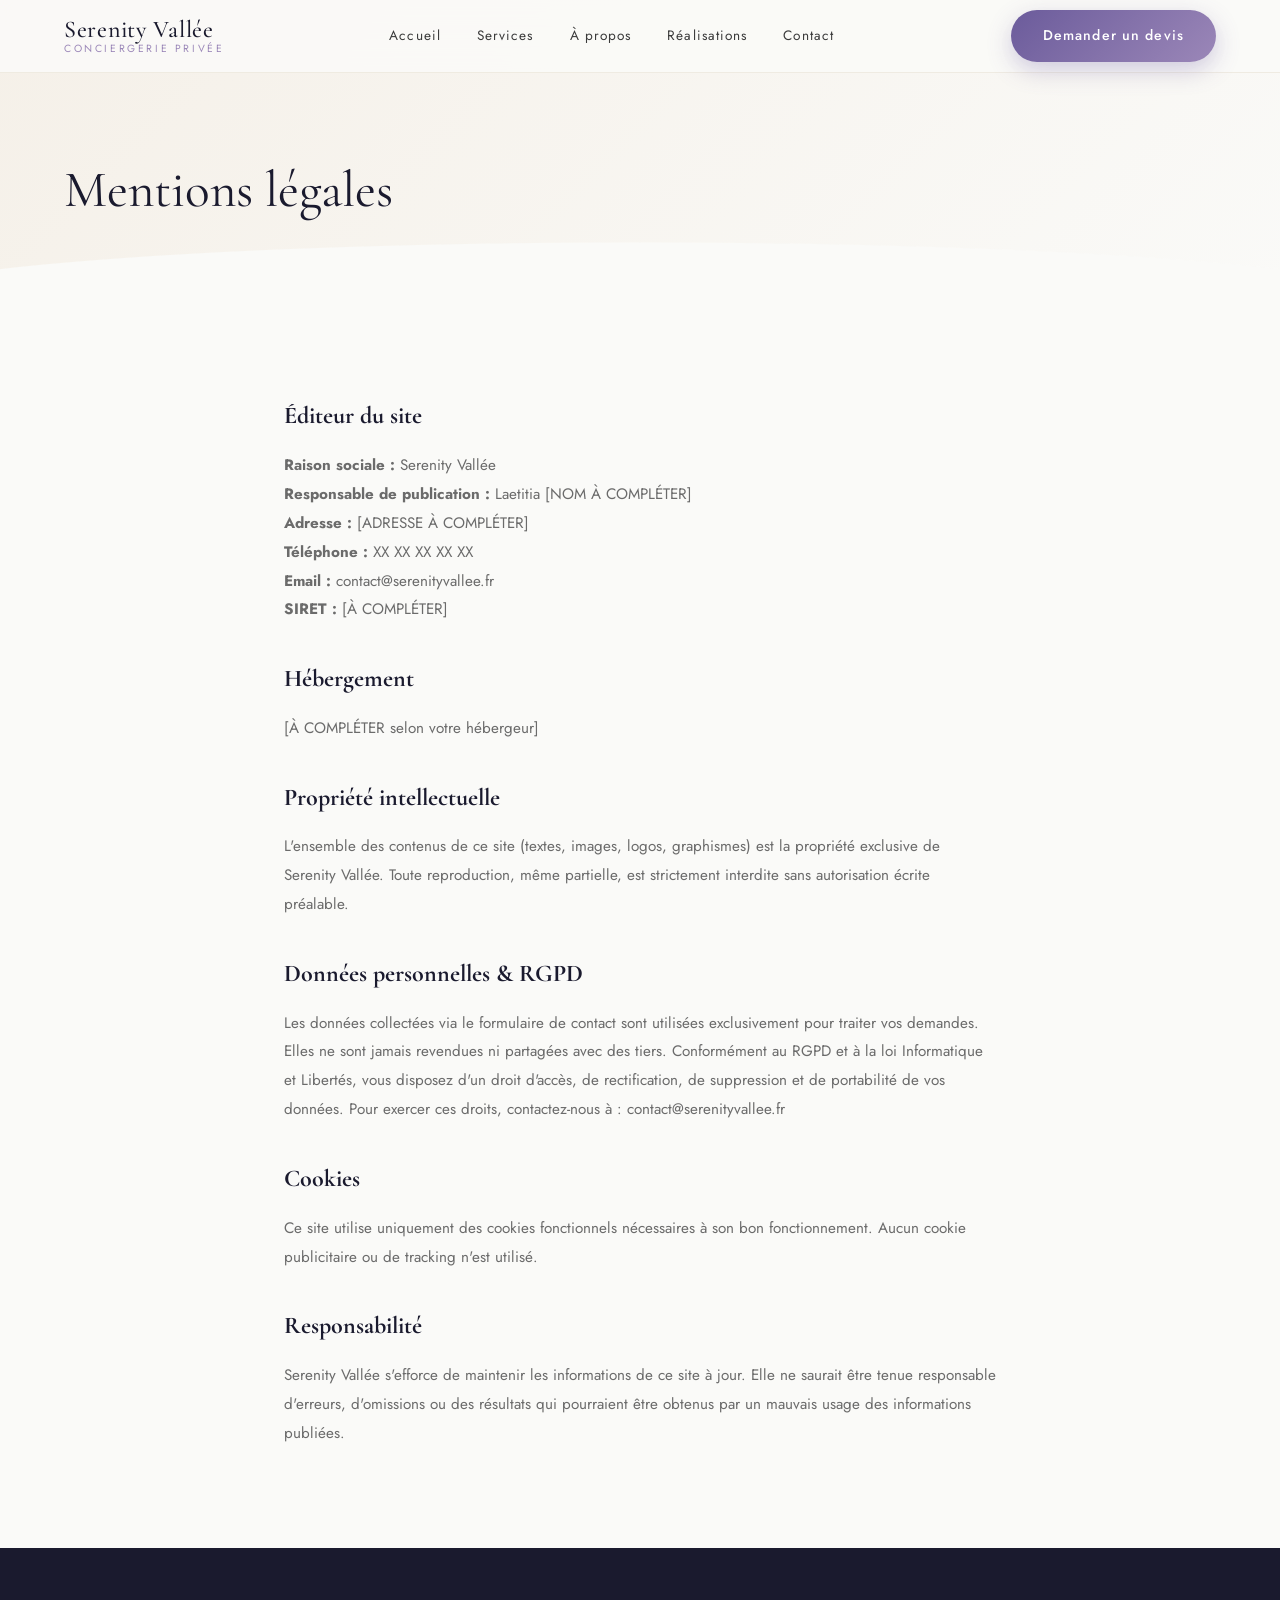
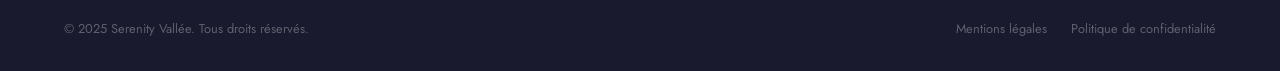
<file: mentions-legales.html>
<!DOCTYPE html>
<html lang="fr">
<head>
  <meta charset="UTF-8" />
  <meta name="viewport" content="width=device-width, initial-scale=1.0" />
  <title>Mentions légales — Serenity Vallée</title>
  <link rel="preconnect" href="https://fonts.googleapis.com" />
  <link rel="preconnect" href="https://fonts.gstatic.com" crossorigin />
  <link rel="stylesheet" href="css/style.css" />
</head>
<body>
  <header class="header">
    <nav class="nav container">
      <a href="index.html" class="logo">
        <span class="logo-main">Serenity Vallée</span>
        <span class="logo-sub">Conciergerie Privée</span>
      </a>
      <div class="nav-links">
        <a href="index.html">Accueil</a>
        <a href="services.html">Services</a>
        <a href="a-propos.html">À propos</a>
        <a href="realisations.html">Réalisations</a>
        <a href="contact.html">Contact</a>
      </div>
      <a href="contact.html" class="btn btn-primary nav-cta">Demander un devis</a>
      <button class="hamburger" aria-label="Menu mobile">
        <span></span><span></span><span></span>
      </button>
    </nav>
  </header>

  <div class="mobile-menu">
    <a href="index.html">Accueil</a>
    <a href="services.html">Services</a>
    <a href="a-propos.html">À propos</a>
    <a href="realisations.html">Réalisations</a>
    <a href="contact.html">Contact</a>
  </div>

  <section class="page-hero">
    <div class="container">
      <h1 class="section-title">Mentions légales</h1>
    </div>
  </section>

  <section style="padding: 60px 0 100px; background: var(--blanc);">
    <div class="container" style="max-width: 760px;">
      <div style="font-size: 0.95rem; color: var(--gris-texte); line-height: 1.9;">

        <h2 style="font-family: var(--font-titre); font-size: 1.5rem; color: var(--noir-doux); margin: 32px 0 12px;">Éditeur du site</h2>
        <p><strong>Raison sociale :</strong> Serenity Vallée<br>
        <strong>Responsable de publication :</strong> Laetitia [NOM À COMPLÉTER]<br>
        <strong>Adresse :</strong> [ADRESSE À COMPLÉTER]<br>
        <strong>Téléphone :</strong> XX XX XX XX XX<br>
        <strong>Email :</strong> contact@serenityvallee.fr<br>
        <strong>SIRET :</strong> [À COMPLÉTER]</p>

        <h2 style="font-family: var(--font-titre); font-size: 1.5rem; color: var(--noir-doux); margin: 32px 0 12px;">Hébergement</h2>
        <p>[À COMPLÉTER selon votre hébergeur]</p>

        <h2 style="font-family: var(--font-titre); font-size: 1.5rem; color: var(--noir-doux); margin: 32px 0 12px;">Propriété intellectuelle</h2>
        <p>L'ensemble des contenus de ce site (textes, images, logos, graphismes) est la propriété exclusive de Serenity Vallée. Toute reproduction, même partielle, est strictement interdite sans autorisation écrite préalable.</p>

        <h2 style="font-family: var(--font-titre); font-size: 1.5rem; color: var(--noir-doux); margin: 32px 0 12px;">Données personnelles & RGPD</h2>
        <p>Les données collectées via le formulaire de contact sont utilisées exclusivement pour traiter vos demandes. Elles ne sont jamais revendues ni partagées avec des tiers. Conformément au RGPD et à la loi Informatique et Libertés, vous disposez d'un droit d'accès, de rectification, de suppression et de portabilité de vos données. Pour exercer ces droits, contactez-nous à : contact@serenityvallee.fr</p>

        <h2 style="font-family: var(--font-titre); font-size: 1.5rem; color: var(--noir-doux); margin: 32px 0 12px;">Cookies</h2>
        <p>Ce site utilise uniquement des cookies fonctionnels nécessaires à son bon fonctionnement. Aucun cookie publicitaire ou de tracking n'est utilisé.</p>

        <h2 style="font-family: var(--font-titre); font-size: 1.5rem; color: var(--noir-doux); margin: 32px 0 12px;">Responsabilité</h2>
        <p>Serenity Vallée s'efforce de maintenir les informations de ce site à jour. Elle ne saurait être tenue responsable d'erreurs, d'omissions ou des résultats qui pourraient être obtenus par un mauvais usage des informations publiées.</p>

      </div>
    </div>
  </section>

  <footer class="footer">
    <div class="container">
      <div class="footer-bottom" style="border-top: none; padding-top: 0;">
        <p>© 2025 Serenity Vallée. Tous droits réservés.</p>
        <div class="footer-links">
          <a href="mentions-legales.html">Mentions légales</a>
          <a href="contact.html#rgpd">Politique de confidentialité</a>
        </div>
      </div>
    </div>
  </footer>

  <script src="js/script.js"></script>
</body>
</html>
</file>
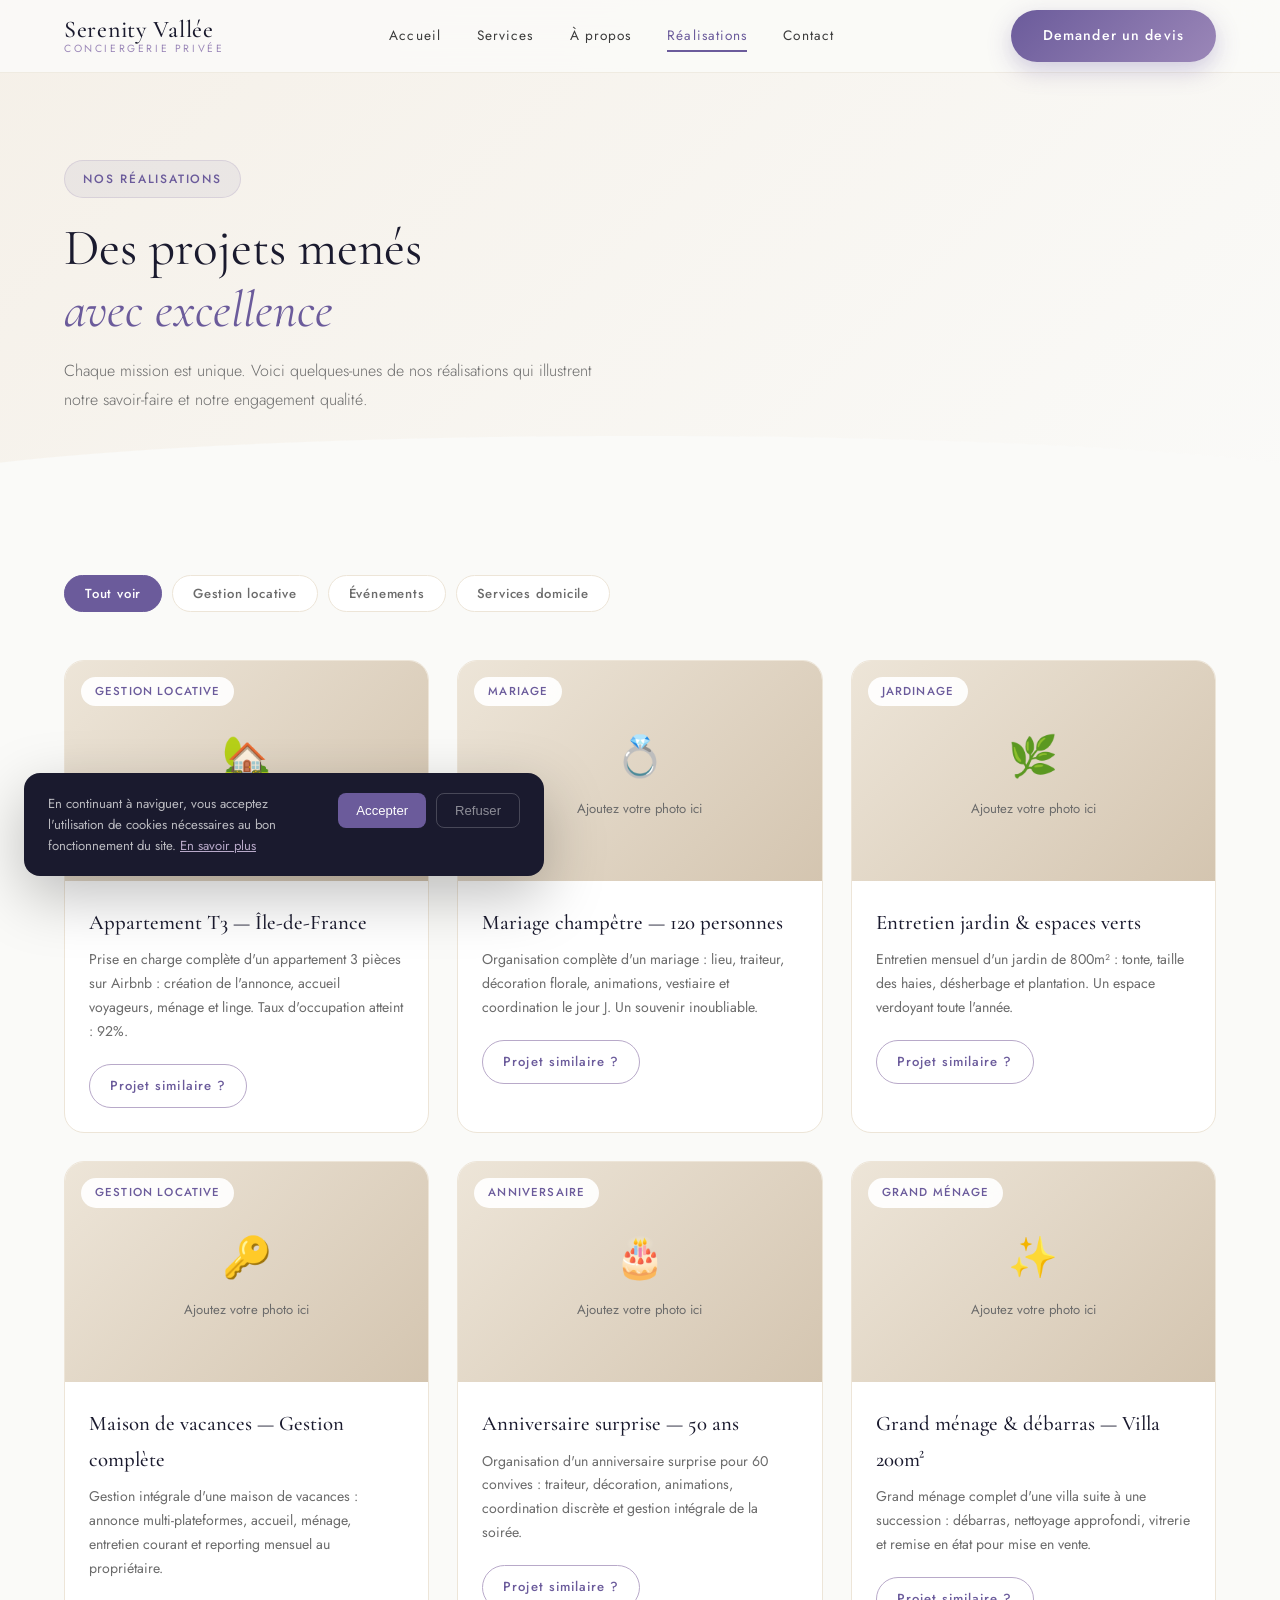
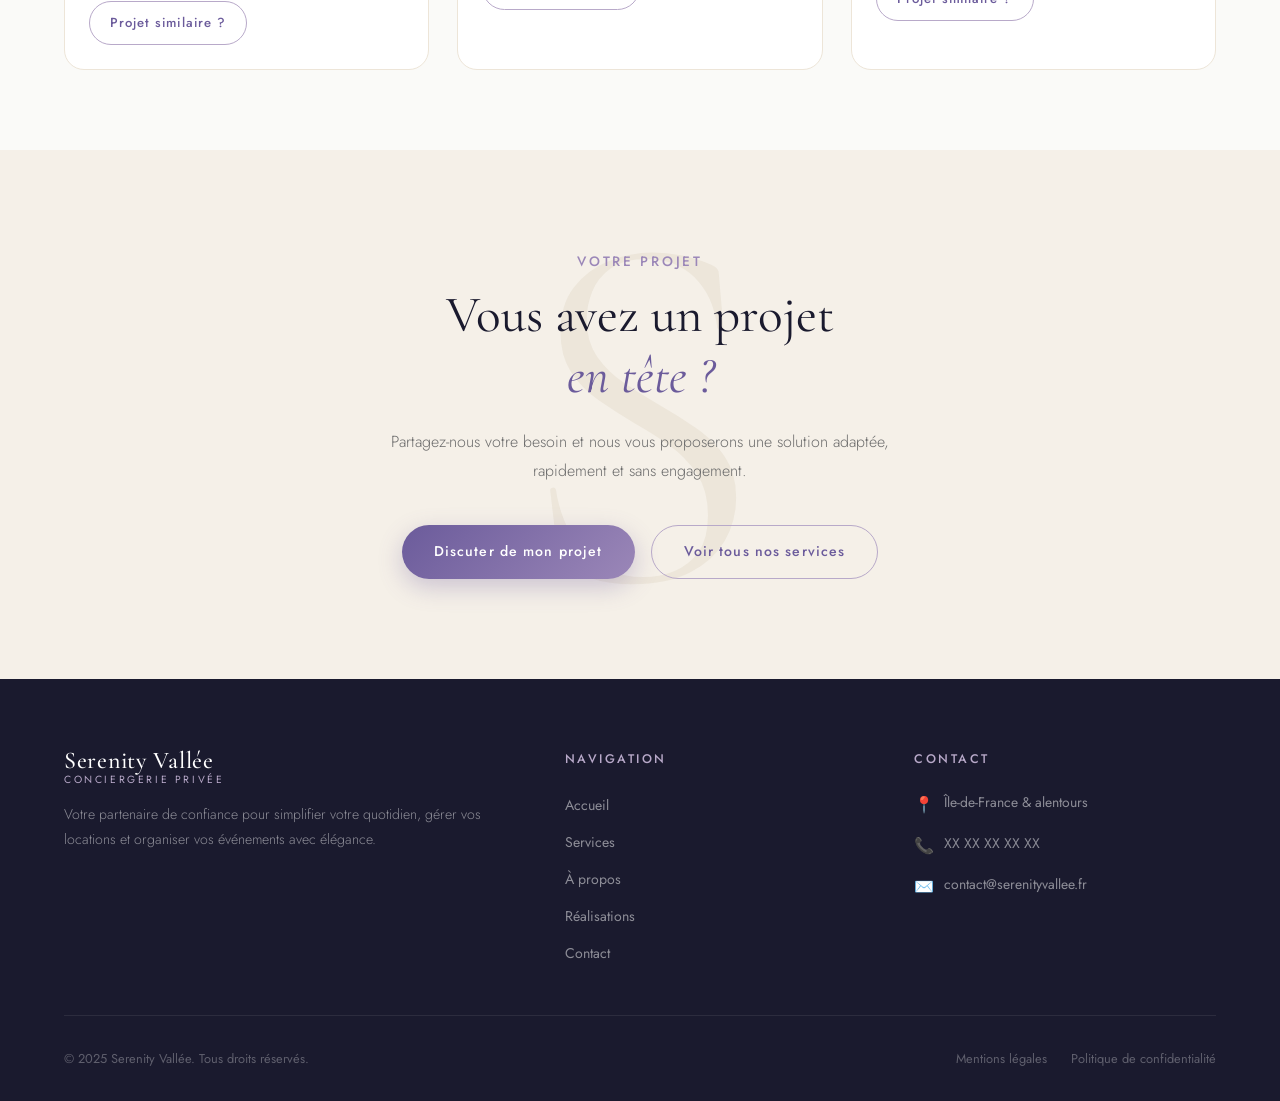
<file: realisations.html>
<!DOCTYPE html>
<html lang="fr">
<head>
  <meta charset="UTF-8" />
  <meta name="viewport" content="width=device-width, initial-scale=1.0" />
  <title>Réalisations — Serenity Vallée | Conciergerie Privée</title>
  <meta name="description" content="Découvrez les réalisations de Serenity Vallée : gestion Airbnb, organisation de mariages, services à domicile et bien plus." />
  <link rel="preconnect" href="https://fonts.googleapis.com" />
  <link rel="preconnect" href="https://fonts.gstatic.com" crossorigin />
  <link rel="stylesheet" href="css/style.css" />
  <style>
    .filter-bar {
      display: flex;
      gap: 10px;
      flex-wrap: wrap;
      margin-bottom: 48px;
    }
    .filter-btn {
      padding: 8px 20px;
      border-radius: 50px;
      font-family: var(--font-corps);
      font-size: 0.82rem;
      font-weight: 500;
      letter-spacing: 0.06em;
      cursor: pointer;
      border: 1.5px solid var(--beige-moyen);
      background: white;
      color: var(--gris-texte);
      transition: var(--transition);
    }
    .filter-btn.active,
    .filter-btn:hover {
      background: var(--violet-accent);
      border-color: var(--violet-accent);
      color: white;
    }
    .realisation-card.hidden {
      display: none;
    }
  </style>
</head>
<body>

  <!-- ===== HEADER ===== -->
  <header class="header">
    <nav class="nav container">
      <a href="index.html" class="logo">
        <span class="logo-main">Serenity Vallée</span>
        <span class="logo-sub">Conciergerie Privée</span>
      </a>
      <div class="nav-links">
        <a href="index.html">Accueil</a>
        <a href="services.html">Services</a>
        <a href="a-propos.html">À propos</a>
        <a href="realisations.html" class="active">Réalisations</a>
        <a href="contact.html">Contact</a>
      </div>
      <a href="contact.html" class="btn btn-primary nav-cta">Demander un devis</a>
      <button class="hamburger" aria-label="Menu mobile">
        <span></span><span></span><span></span>
      </button>
    </nav>
  </header>

  <div class="mobile-menu">
    <a href="index.html">Accueil</a>
    <a href="services.html">Services</a>
    <a href="a-propos.html">À propos</a>
    <a href="realisations.html">Réalisations</a>
    <a href="contact.html">Contact</a>
    <a href="contact.html" class="btn btn-primary" style="margin-top:16px">Demander un devis</a>
  </div>

  <!-- ===== PAGE HERO ===== -->
  <section class="page-hero">
    <div class="container">
      <div class="page-hero-badge reveal">
        <span>Nos réalisations</span>
      </div>
      <h1 class="section-title reveal">Des projets menés<br><em style="font-style:italic; color:var(--violet-accent)">avec excellence</em></h1>
      <p class="section-desc reveal">Chaque mission est unique. Voici quelques-unes de nos réalisations qui illustrent notre savoir-faire et notre engagement qualité.</p>
    </div>
  </section>

  <!-- ===== RÉALISATIONS ===== -->
  <section class="realisations-section">
    <div class="container">

      <!-- Filtres -->
      <div class="filter-bar reveal">
        <button class="filter-btn active" data-filter="all">Tout voir</button>
        <button class="filter-btn" data-filter="locatif">Gestion locative</button>
        <button class="filter-btn" data-filter="evenement">Événements</button>
        <button class="filter-btn" data-filter="domicile">Services domicile</button>
      </div>

      <div class="realisations-grid">

        <!-- Carte 1 -->
        <div class="realisation-card reveal reveal-delay-1" data-cat="locatif">
          <div class="realisation-image">
            <div class="realisation-image-placeholder">
              <span style="font-size: 2.5rem;">🏡</span>
              <span style="font-size: 0.82rem; color: var(--gris-texte);">Ajoutez votre photo ici</span>
            </div>
            <div class="realisation-tag">Gestion locative</div>
          </div>
          <div class="realisation-body">
            <h3>Appartement T3 — Île-de-France</h3>
            <p>Prise en charge complète d'un appartement 3 pièces sur Airbnb : création de l'annonce, accueil voyageurs, ménage et linge. Taux d'occupation atteint : 92%.</p>
            <a href="contact.html" class="btn btn-outline" style="font-size:0.82rem; padding: 10px 20px;">Projet similaire ?</a>
          </div>
        </div>

        <!-- Carte 2 -->
        <div class="realisation-card reveal reveal-delay-2" data-cat="evenement">
          <div class="realisation-image">
            <div class="realisation-image-placeholder">
              <span style="font-size: 2.5rem;">💍</span>
              <span style="font-size: 0.82rem; color: var(--gris-texte);">Ajoutez votre photo ici</span>
            </div>
            <div class="realisation-tag">Mariage</div>
          </div>
          <div class="realisation-body">
            <h3>Mariage champêtre — 120 personnes</h3>
            <p>Organisation complète d'un mariage : lieu, traiteur, décoration florale, animations, vestiaire et coordination le jour J. Un souvenir inoubliable.</p>
            <a href="contact.html" class="btn btn-outline" style="font-size:0.82rem; padding: 10px 20px;">Projet similaire ?</a>
          </div>
        </div>

        <!-- Carte 3 -->
        <div class="realisation-card reveal reveal-delay-3" data-cat="domicile">
          <div class="realisation-image">
            <div class="realisation-image-placeholder">
              <span style="font-size: 2.5rem;">🌿</span>
              <span style="font-size: 0.82rem; color: var(--gris-texte);">Ajoutez votre photo ici</span>
            </div>
            <div class="realisation-tag">Jardinage</div>
          </div>
          <div class="realisation-body">
            <h3>Entretien jardin & espaces verts</h3>
            <p>Entretien mensuel d'un jardin de 800m² : tonte, taille des haies, désherbage et plantation. Un espace verdoyant toute l'année.</p>
            <a href="contact.html" class="btn btn-outline" style="font-size:0.82rem; padding: 10px 20px;">Projet similaire ?</a>
          </div>
        </div>

        <!-- Carte 4 -->
        <div class="realisation-card reveal reveal-delay-1" data-cat="locatif">
          <div class="realisation-image">
            <div class="realisation-image-placeholder">
              <span style="font-size: 2.5rem;">🔑</span>
              <span style="font-size: 0.82rem; color: var(--gris-texte);">Ajoutez votre photo ici</span>
            </div>
            <div class="realisation-tag">Gestion locative</div>
          </div>
          <div class="realisation-body">
            <h3>Maison de vacances — Gestion complète</h3>
            <p>Gestion intégrale d'une maison de vacances : annonce multi-plateformes, accueil, ménage, entretien courant et reporting mensuel au propriétaire.</p>
            <a href="contact.html" class="btn btn-outline" style="font-size:0.82rem; padding: 10px 20px;">Projet similaire ?</a>
          </div>
        </div>

        <!-- Carte 5 -->
        <div class="realisation-card reveal reveal-delay-2" data-cat="evenement">
          <div class="realisation-image">
            <div class="realisation-image-placeholder">
              <span style="font-size: 2.5rem;">🎂</span>
              <span style="font-size: 0.82rem; color: var(--gris-texte);">Ajoutez votre photo ici</span>
            </div>
            <div class="realisation-tag">Anniversaire</div>
          </div>
          <div class="realisation-body">
            <h3>Anniversaire surprise — 50 ans</h3>
            <p>Organisation d'un anniversaire surprise pour 60 convives : traiteur, décoration, animations, coordination discrète et gestion intégrale de la soirée.</p>
            <a href="contact.html" class="btn btn-outline" style="font-size:0.82rem; padding: 10px 20px;">Projet similaire ?</a>
          </div>
        </div>

        <!-- Carte 6 -->
        <div class="realisation-card reveal reveal-delay-3" data-cat="domicile">
          <div class="realisation-image">
            <div class="realisation-image-placeholder">
              <span style="font-size: 2.5rem;">✨</span>
              <span style="font-size: 0.82rem; color: var(--gris-texte);">Ajoutez votre photo ici</span>
            </div>
            <div class="realisation-tag">Grand ménage</div>
          </div>
          <div class="realisation-body">
            <h3>Grand ménage & débarras — Villa 200m²</h3>
            <p>Grand ménage complet d'une villa suite à une succession : débarras, nettoyage approfondi, vitrerie et remise en état pour mise en vente.</p>
            <a href="contact.html" class="btn btn-outline" style="font-size:0.82rem; padding: 10px 20px;">Projet similaire ?</a>
          </div>
        </div>

      </div>
    </div>
  </section>

  <!-- ===== CTA ===== -->
  <section class="cta-final">
    <div class="container">
      <p class="section-subtitle reveal">Votre projet</p>
      <h2 class="section-title reveal">Vous avez un projet<br><em style="font-style:italic; color:var(--violet-accent)">en tête ?</em></h2>
      <p class="section-desc reveal">Partagez-nous votre besoin et nous vous proposerons une solution adaptée, rapidement et sans engagement.</p>
      <div class="cta-actions reveal">
        <a href="contact.html" class="btn btn-primary">Discuter de mon projet</a>
        <a href="services.html" class="btn btn-outline">Voir tous nos services</a>
      </div>
    </div>
  </section>

  <!-- ===== FOOTER ===== -->
  <footer class="footer">
    <div class="container">
      <div class="footer-grid">
        <div>
          <a href="index.html" class="logo footer-logo">
            <span class="logo-main">Serenity Vallée</span>
            <span class="logo-sub">Conciergerie Privée</span>
          </a>
          <p class="footer-desc">Votre partenaire de confiance pour simplifier votre quotidien, gérer vos locations et organiser vos événements avec élégance.</p>
        </div>
        <div class="footer-col">
          <h4>Navigation</h4>
          <ul>
            <li><a href="index.html">Accueil</a></li>
            <li><a href="services.html">Services</a></li>
            <li><a href="a-propos.html">À propos</a></li>
            <li><a href="realisations.html">Réalisations</a></li>
            <li><a href="contact.html">Contact</a></li>
          </ul>
        </div>
        <div class="footer-col">
          <h4>Contact</h4>
          <div class="footer-contact-item">
            <span>📍</span><span>Île-de-France & alentours</span>
          </div>
          <div class="footer-contact-item">
            <span>📞</span><span>XX XX XX XX XX</span>
          </div>
          <div class="footer-contact-item">
            <span>✉️</span><span>contact@serenityvallee.fr</span>
          </div>
        </div>
      </div>
      <div class="footer-bottom">
        <p>© 2025 Serenity Vallée. Tous droits réservés.</p>
        <div class="footer-links">
          <a href="mentions-legales.html">Mentions légales</a>
          <a href="contact.html#rgpd">Politique de confidentialité</a>
        </div>
      </div>
    </div>
  </footer>

  <div class="rgpd-banner">
    <p>En continuant à naviguer, vous acceptez l'utilisation de cookies nécessaires au bon fonctionnement du site. <a href="contact.html#rgpd">En savoir plus</a></p>
    <div class="rgpd-buttons">
      <button class="rgpd-accept">Accepter</button>
      <button class="rgpd-refuse">Refuser</button>
    </div>
  </div>

  <script src="js/script.js"></script>
  <script>
    // Filtre réalisations
    const filterBtns = document.querySelectorAll('.filter-btn');
    const cards = document.querySelectorAll('.realisation-card');

    filterBtns.forEach(btn => {
      btn.addEventListener('click', () => {
        filterBtns.forEach(b => b.classList.remove('active'));
        btn.classList.add('active');
        const filter = btn.dataset.filter;
        cards.forEach(card => {
          if (filter === 'all' || card.dataset.cat === filter) {
            card.classList.remove('hidden');
          } else {
            card.classList.add('hidden');
          }
        });
      });
    });
  </script>
</body>
</html>
</file>
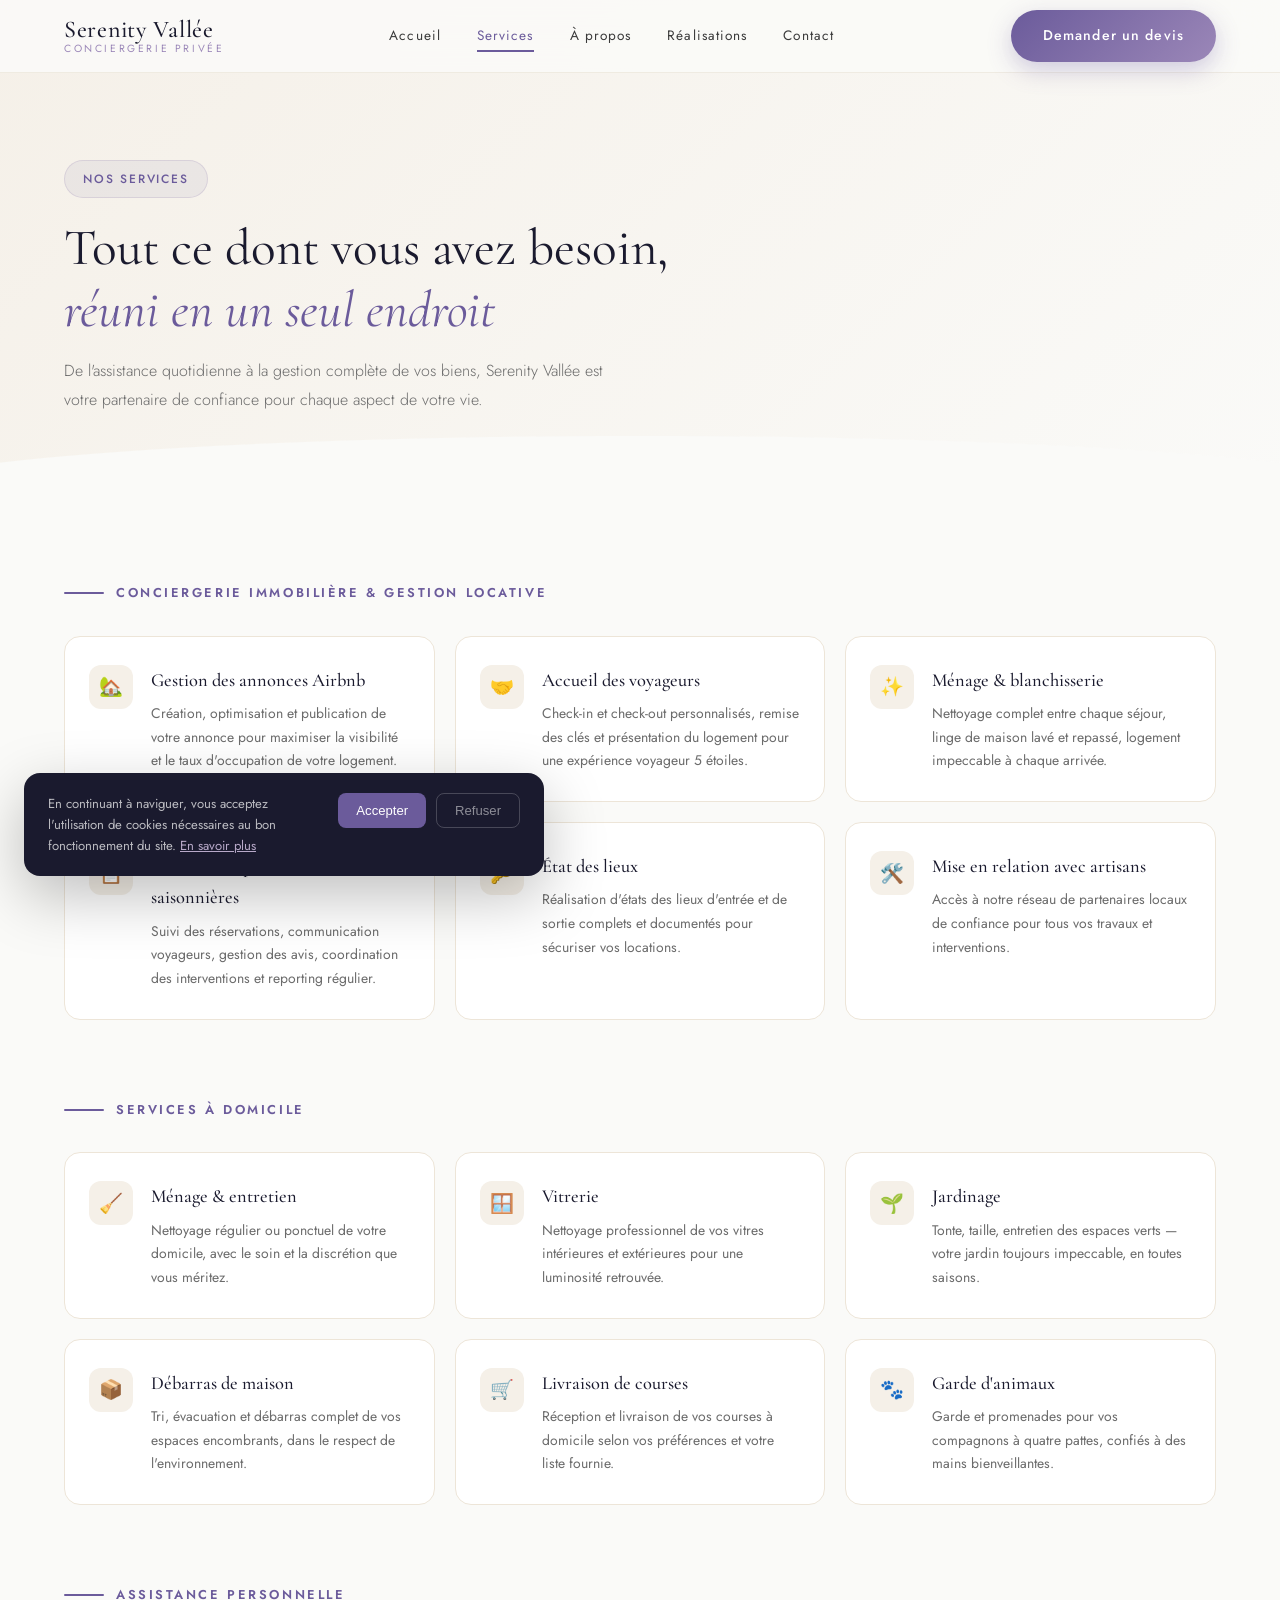
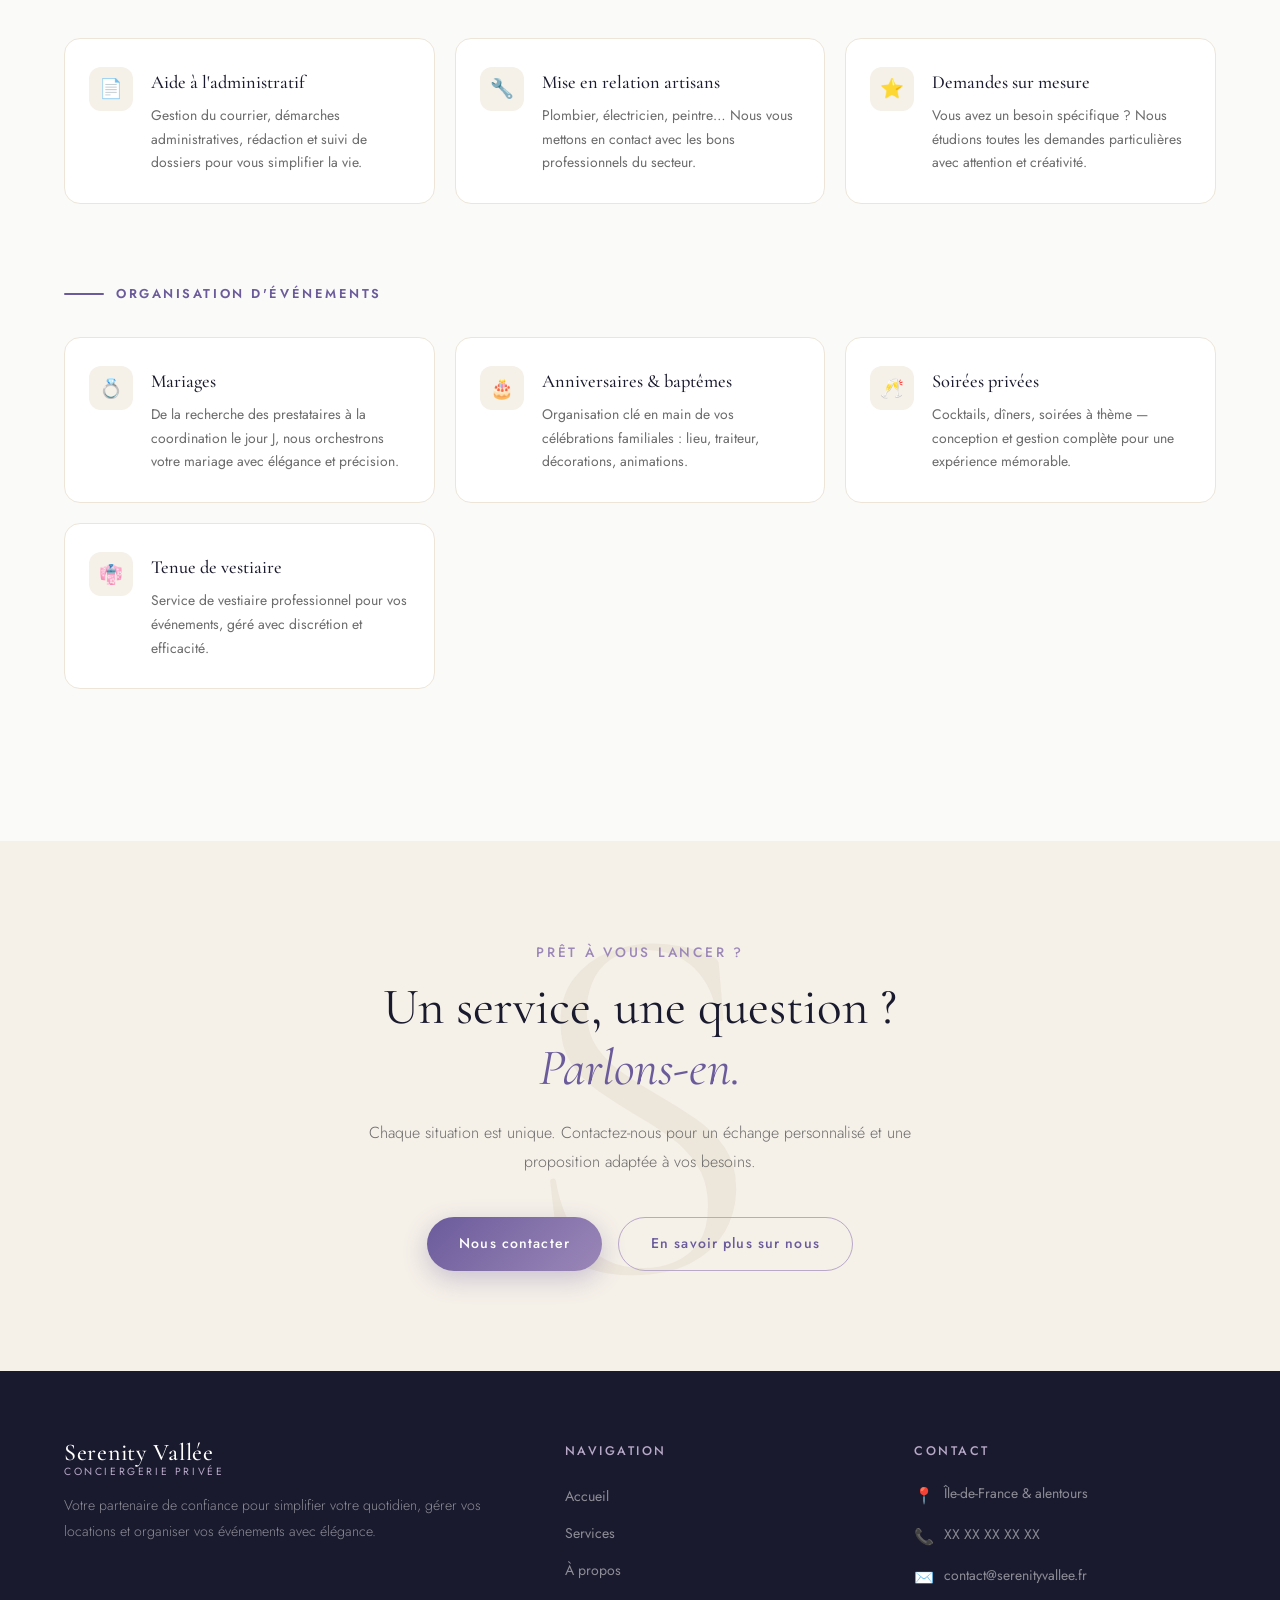
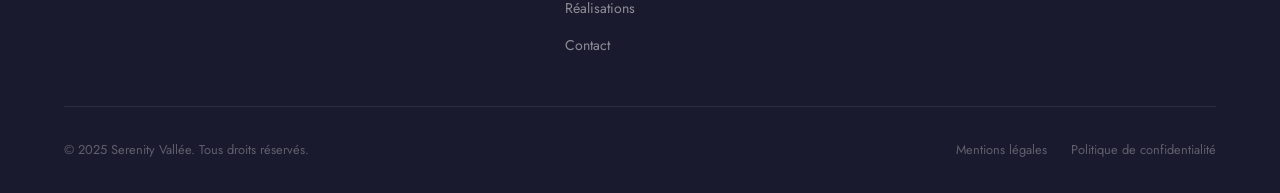
<file: services.html>
<!DOCTYPE html>
<html lang="fr">
<head>
  <meta charset="UTF-8" />
  <meta name="viewport" content="width=device-width, initial-scale=1.0" />
  <title>Nos Services — Serenity Vallée | Conciergerie Privée</title>
  <meta name="description" content="Découvrez tous les services de Serenity Vallée : ménage, jardinage, gestion Airbnb, organisation d'événements, assistance personnelle et bien plus." />
  <link rel="preconnect" href="https://fonts.googleapis.com" />
  <link rel="preconnect" href="https://fonts.gstatic.com" crossorigin />
  <link rel="stylesheet" href="css/style.css" />
</head>
<body>

  <!-- ===== HEADER ===== -->
  <header class="header">
    <nav class="nav container">
      <a href="index.html" class="logo">
        <span class="logo-main">Serenity Vallée</span>
        <span class="logo-sub">Conciergerie Privée</span>
      </a>
      <div class="nav-links">
        <a href="index.html">Accueil</a>
        <a href="services.html" class="active">Services</a>
        <a href="a-propos.html">À propos</a>
        <a href="realisations.html">Réalisations</a>
        <a href="contact.html">Contact</a>
      </div>
      <a href="contact.html" class="btn btn-primary nav-cta">Demander un devis</a>
      <button class="hamburger" aria-label="Menu mobile">
        <span></span><span></span><span></span>
      </button>
    </nav>
  </header>

  <div class="mobile-menu">
    <a href="index.html">Accueil</a>
    <a href="services.html">Services</a>
    <a href="a-propos.html">À propos</a>
    <a href="realisations.html">Réalisations</a>
    <a href="contact.html">Contact</a>
    <a href="contact.html" class="btn btn-primary" style="margin-top:16px">Demander un devis</a>
  </div>

  <!-- ===== PAGE HERO ===== -->
  <section class="page-hero">
    <div class="container">
      <div class="page-hero-badge reveal">
        <span>Nos services</span>
      </div>
      <h1 class="section-title reveal">Tout ce dont vous avez besoin,<br><em style="font-style:italic; color:var(--violet-accent)">réuni en un seul endroit</em></h1>
      <p class="section-desc reveal">De l'assistance quotidienne à la gestion complète de vos biens, Serenity Vallée est votre partenaire de confiance pour chaque aspect de votre vie.</p>
    </div>
  </section>

  <!-- ===== SERVICES COMPLETS ===== -->
  <section class="services-full">
    <div class="container">

      <!-- Catégorie 1 : Conciergerie Immobilière -->
      <div class="services-category">
        <div class="category-label reveal">
          <div class="category-line"></div>
          <h3>Conciergerie Immobilière & Gestion Locative</h3>
        </div>
        <div class="services-list">
          <div class="service-item reveal reveal-delay-1">
            <div class="service-item-icon">🏡</div>
            <div class="service-item-text">
              <h4>Gestion des annonces Airbnb</h4>
              <p>Création, optimisation et publication de votre annonce pour maximiser la visibilité et le taux d'occupation de votre logement.</p>
            </div>
          </div>
          <div class="service-item reveal reveal-delay-2">
            <div class="service-item-icon">🤝</div>
            <div class="service-item-text">
              <h4>Accueil des voyageurs</h4>
              <p>Check-in et check-out personnalisés, remise des clés et présentation du logement pour une expérience voyageur 5 étoiles.</p>
            </div>
          </div>
          <div class="service-item reveal reveal-delay-3">
            <div class="service-item-icon">✨</div>
            <div class="service-item-text">
              <h4>Ménage & blanchisserie</h4>
              <p>Nettoyage complet entre chaque séjour, linge de maison lavé et repassé, logement impeccable à chaque arrivée.</p>
            </div>
          </div>
          <div class="service-item reveal reveal-delay-1">
            <div class="service-item-icon">📋</div>
            <div class="service-item-text">
              <h4>Gestion complète des locations saisonnières</h4>
              <p>Suivi des réservations, communication voyageurs, gestion des avis, coordination des interventions et reporting régulier.</p>
            </div>
          </div>
          <div class="service-item reveal reveal-delay-2">
            <div class="service-item-icon">🔑</div>
            <div class="service-item-text">
              <h4>État des lieux</h4>
              <p>Réalisation d'états des lieux d'entrée et de sortie complets et documentés pour sécuriser vos locations.</p>
            </div>
          </div>
          <div class="service-item reveal reveal-delay-3">
            <div class="service-item-icon">🛠️</div>
            <div class="service-item-text">
              <h4>Mise en relation avec artisans</h4>
              <p>Accès à notre réseau de partenaires locaux de confiance pour tous vos travaux et interventions.</p>
            </div>
          </div>
        </div>
      </div>

      <!-- Catégorie 2 : Services à domicile -->
      <div class="services-category">
        <div class="category-label reveal">
          <div class="category-line"></div>
          <h3>Services à Domicile</h3>
        </div>
        <div class="services-list">
          <div class="service-item reveal reveal-delay-1">
            <div class="service-item-icon">🧹</div>
            <div class="service-item-text">
              <h4>Ménage & entretien</h4>
              <p>Nettoyage régulier ou ponctuel de votre domicile, avec le soin et la discrétion que vous méritez.</p>
            </div>
          </div>
          <div class="service-item reveal reveal-delay-2">
            <div class="service-item-icon">🪟</div>
            <div class="service-item-text">
              <h4>Vitrerie</h4>
              <p>Nettoyage professionnel de vos vitres intérieures et extérieures pour une luminosité retrouvée.</p>
            </div>
          </div>
          <div class="service-item reveal reveal-delay-3">
            <div class="service-item-icon">🌱</div>
            <div class="service-item-text">
              <h4>Jardinage</h4>
              <p>Tonte, taille, entretien des espaces verts — votre jardin toujours impeccable, en toutes saisons.</p>
            </div>
          </div>
          <div class="service-item reveal reveal-delay-1">
            <div class="service-item-icon">📦</div>
            <div class="service-item-text">
              <h4>Débarras de maison</h4>
              <p>Tri, évacuation et débarras complet de vos espaces encombrants, dans le respect de l'environnement.</p>
            </div>
          </div>
          <div class="service-item reveal reveal-delay-2">
            <div class="service-item-icon">🛒</div>
            <div class="service-item-text">
              <h4>Livraison de courses</h4>
              <p>Réception et livraison de vos courses à domicile selon vos préférences et votre liste fournie.</p>
            </div>
          </div>
          <div class="service-item reveal reveal-delay-3">
            <div class="service-item-icon">🐾</div>
            <div class="service-item-text">
              <h4>Garde d'animaux</h4>
              <p>Garde et promenades pour vos compagnons à quatre pattes, confiés à des mains bienveillantes.</p>
            </div>
          </div>
        </div>
      </div>

      <!-- Catégorie 3 : Assistance personnelle -->
      <div class="services-category">
        <div class="category-label reveal">
          <div class="category-line"></div>
          <h3>Assistance Personnelle</h3>
        </div>
        <div class="services-list">
          <div class="service-item reveal reveal-delay-1">
            <div class="service-item-icon">📄</div>
            <div class="service-item-text">
              <h4>Aide à l'administratif</h4>
              <p>Gestion du courrier, démarches administratives, rédaction et suivi de dossiers pour vous simplifier la vie.</p>
            </div>
          </div>
          <div class="service-item reveal reveal-delay-2">
            <div class="service-item-icon">🔧</div>
            <div class="service-item-text">
              <h4>Mise en relation artisans</h4>
              <p>Plombier, électricien, peintre… Nous vous mettons en contact avec les bons professionnels du secteur.</p>
            </div>
          </div>
          <div class="service-item reveal reveal-delay-3">
            <div class="service-item-icon">⭐</div>
            <div class="service-item-text">
              <h4>Demandes sur mesure</h4>
              <p>Vous avez un besoin spécifique ? Nous étudions toutes les demandes particulières avec attention et créativité.</p>
            </div>
          </div>
        </div>
      </div>

      <!-- Catégorie 4 : Événements -->
      <div class="services-category">
        <div class="category-label reveal">
          <div class="category-line"></div>
          <h3>Organisation d'Événements</h3>
        </div>
        <div class="services-list">
          <div class="service-item reveal reveal-delay-1">
            <div class="service-item-icon">💍</div>
            <div class="service-item-text">
              <h4>Mariages</h4>
              <p>De la recherche des prestataires à la coordination le jour J, nous orchestrons votre mariage avec élégance et précision.</p>
            </div>
          </div>
          <div class="service-item reveal reveal-delay-2">
            <div class="service-item-icon">🎂</div>
            <div class="service-item-text">
              <h4>Anniversaires & baptêmes</h4>
              <p>Organisation clé en main de vos célébrations familiales : lieu, traiteur, décorations, animations.</p>
            </div>
          </div>
          <div class="service-item reveal reveal-delay-3">
            <div class="service-item-icon">🥂</div>
            <div class="service-item-text">
              <h4>Soirées privées</h4>
              <p>Cocktails, dîners, soirées à thème — conception et gestion complète pour une expérience mémorable.</p>
            </div>
          </div>
          <div class="service-item reveal reveal-delay-1">
            <div class="service-item-icon">👘</div>
            <div class="service-item-text">
              <h4>Tenue de vestiaire</h4>
              <p>Service de vestiaire professionnel pour vos événements, géré avec discrétion et efficacité.</p>
            </div>
          </div>
        </div>
      </div>

    </div>
  </section>

  <!-- ===== CTA ===== -->
  <section class="cta-final">
    <div class="container">
      <p class="section-subtitle reveal">Prêt à vous lancer ?</p>
      <h2 class="section-title reveal">Un service, une question ?<br><em style="font-style:italic; color:var(--violet-accent)">Parlons-en.</em></h2>
      <p class="section-desc reveal">Chaque situation est unique. Contactez-nous pour un échange personnalisé et une proposition adaptée à vos besoins.</p>
      <div class="cta-actions reveal">
        <a href="contact.html" class="btn btn-primary">Nous contacter</a>
        <a href="a-propos.html" class="btn btn-outline">En savoir plus sur nous</a>
      </div>
    </div>
  </section>

  <!-- ===== FOOTER ===== -->
  <footer class="footer">
    <div class="container">
      <div class="footer-grid">
        <div>
          <a href="index.html" class="logo footer-logo">
            <span class="logo-main">Serenity Vallée</span>
            <span class="logo-sub">Conciergerie Privée</span>
          </a>
          <p class="footer-desc">Votre partenaire de confiance pour simplifier votre quotidien, gérer vos locations et organiser vos événements avec élégance.</p>
        </div>
        <div class="footer-col">
          <h4>Navigation</h4>
          <ul>
            <li><a href="index.html">Accueil</a></li>
            <li><a href="services.html">Services</a></li>
            <li><a href="a-propos.html">À propos</a></li>
            <li><a href="realisations.html">Réalisations</a></li>
            <li><a href="contact.html">Contact</a></li>
          </ul>
        </div>
        <div class="footer-col">
          <h4>Contact</h4>
          <div class="footer-contact-item">
            <span>📍</span><span>Île-de-France & alentours</span>
          </div>
          <div class="footer-contact-item">
            <span>📞</span><span>XX XX XX XX XX</span>
          </div>
          <div class="footer-contact-item">
            <span>✉️</span><span>contact@serenityvallee.fr</span>
          </div>
        </div>
      </div>
      <div class="footer-bottom">
        <p>© 2025 Serenity Vallée. Tous droits réservés.</p>
        <div class="footer-links">
          <a href="mentions-legales.html">Mentions légales</a>
          <a href="contact.html#rgpd">Politique de confidentialité</a>
        </div>
      </div>
    </div>
  </footer>

  <div class="rgpd-banner">
    <p>En continuant à naviguer, vous acceptez l'utilisation de cookies nécessaires au bon fonctionnement du site. <a href="contact.html#rgpd">En savoir plus</a></p>
    <div class="rgpd-buttons">
      <button class="rgpd-accept">Accepter</button>
      <button class="rgpd-refuse">Refuser</button>
    </div>
  </div>

  <script src="js/script.js"></script>
</body>
</html>
</file>
<file: css/style.css>
/* =============================================
   SERENITY VALLÉE — CSS Principal
   Design : Minimaliste Luxe, Blanc/Beige/Violet doux
   ============================================= */

@import url('https://fonts.googleapis.com/css2?family=Cormorant+Garamond:ital,wght@0,300;0,400;0,500;0,600;1,300;1,400&family=Jost:wght@300;400;500;600&display=swap');

/* ---- CSS VARIABLES ---- */
:root {
  --blanc: #FAFAF8;
  --blanc-pur: #FFFFFF;
  --beige-clair: #F5F0E8;
  --beige-moyen: #EDE5D8;
  --beige-fonce: #D4C5B0;
  --violet-doux: #B8A9C9;
  --violet-moyen: #9B87B8;
  --violet-fonce: #7B6A9B;
  --violet-accent: #6B5B9B;
  --gris-clair: #F0EEF0;
  --gris-texte: #6B6B6B;
  --gris-fonce: #3A3A3A;
  --noir-doux: #1A1A2E;
  --ombre-douce: 0 4px 30px rgba(107, 91, 155, 0.08);
  --ombre-carte: 0 8px 40px rgba(107, 91, 155, 0.12);
  --ombre-hover: 0 16px 60px rgba(107, 91, 155, 0.20);
  --radius: 16px;
  --radius-btn: 50px;
  --transition: 0.35s cubic-bezier(0.4, 0, 0.2, 1);
  --font-titre: 'Cormorant Garamond', serif;
  --font-corps: 'Jost', sans-serif;
}

/* ---- RESET & BASE ---- */
*, *::before, *::after { box-sizing: border-box; margin: 0; padding: 0; }

html { scroll-behavior: smooth; font-size: 16px; }

body {
  font-family: var(--font-corps);
  background: var(--blanc);
  color: var(--gris-fonce);
  line-height: 1.7;
  overflow-x: hidden;
}

img { max-width: 100%; height: auto; display: block; }
a { text-decoration: none; color: inherit; }
ul { list-style: none; }

/* ---- UTILITAIRES ---- */
.container {
  max-width: 1200px;
  margin: 0 auto;
  padding: 0 24px;
}

.section-title {
  font-family: var(--font-titre);
  font-size: clamp(2rem, 5vw, 3.2rem);
  font-weight: 400;
  color: var(--noir-doux);
  line-height: 1.2;
}

.section-subtitle {
  font-family: var(--font-corps);
  font-size: 0.85rem;
  font-weight: 500;
  letter-spacing: 0.2em;
  text-transform: uppercase;
  color: var(--violet-moyen);
  margin-bottom: 12px;
}

.section-desc {
  font-size: 1rem;
  color: var(--gris-texte);
  max-width: 560px;
  margin-top: 16px;
  font-weight: 300;
  line-height: 1.8;
}

.text-center { text-align: center; }
.text-center .section-desc { margin: 16px auto 0; }

/* ---- BOUTONS ---- */
.btn {
  display: inline-flex;
  align-items: center;
  gap: 8px;
  padding: 14px 32px;
  border-radius: var(--radius-btn);
  font-family: var(--font-corps);
  font-size: 0.88rem;
  font-weight: 500;
  letter-spacing: 0.08em;
  cursor: pointer;
  border: none;
  transition: var(--transition);
  position: relative;
  overflow: hidden;
}

.btn::after {
  content: '';
  position: absolute;
  inset: 0;
  background: rgba(255,255,255,0.15);
  opacity: 0;
  transition: var(--transition);
}

.btn:hover::after { opacity: 1; }

.btn-primary {
  background: linear-gradient(135deg, var(--violet-accent), var(--violet-moyen));
  color: white;
  box-shadow: 0 8px 24px rgba(107, 91, 155, 0.3);
}

.btn-primary:hover {
  transform: translateY(-2px);
  box-shadow: 0 14px 36px rgba(107, 91, 155, 0.4);
}

.btn-outline {
  background: transparent;
  color: var(--violet-accent);
  border: 1.5px solid var(--violet-doux);
}

.btn-outline:hover {
  background: var(--violet-accent);
  color: white;
  border-color: var(--violet-accent);
  transform: translateY(-2px);
}

.btn-light {
  background: rgba(255,255,255,0.18);
  color: white;
  border: 1.5px solid rgba(255,255,255,0.4);
  backdrop-filter: blur(10px);
}

.btn-light:hover {
  background: white;
  color: var(--violet-accent);
  transform: translateY(-2px);
}

/* ---- HEADER / NAVIGATION ---- */
.header {
  position: fixed;
  top: 0;
  left: 0;
  right: 0;
  z-index: 1000;
  background: rgba(250, 250, 248, 0.92);
  backdrop-filter: blur(20px);
  -webkit-backdrop-filter: blur(20px);
  border-bottom: 1px solid rgba(212, 197, 176, 0.3);
  transition: box-shadow var(--transition);
}

.header.scrolled {
  box-shadow: 0 4px 30px rgba(107, 91, 155, 0.08);
}

.nav {
  display: flex;
  align-items: center;
  justify-content: space-between;
  height: 72px;
}

.logo {
  display: flex;
  flex-direction: column;
  line-height: 1;
}

.logo-main {
  font-family: var(--font-titre);
  font-size: 1.5rem;
  font-weight: 500;
  color: var(--noir-doux);
  letter-spacing: 0.03em;
}

.logo-sub {
  font-family: var(--font-corps);
  font-size: 0.65rem;
  font-weight: 400;
  letter-spacing: 0.25em;
  text-transform: uppercase;
  color: var(--violet-moyen);
  margin-top: 2px;
}

.nav-links {
  display: flex;
  align-items: center;
  gap: 36px;
}

.nav-links a {
  font-size: 0.85rem;
  font-weight: 400;
  letter-spacing: 0.08em;
  color: var(--gris-fonce);
  position: relative;
  transition: color var(--transition);
}

.nav-links a::after {
  content: '';
  position: absolute;
  bottom: -4px;
  left: 0;
  width: 0;
  height: 1.5px;
  background: var(--violet-accent);
  transition: width var(--transition);
}

.nav-links a:hover,
.nav-links a.active {
  color: var(--violet-accent);
}

.nav-links a:hover::after,
.nav-links a.active::after {
  width: 100%;
}

.nav-cta {
  margin-left: 12px;
}

/* Hamburger */
.hamburger {
  display: none;
  flex-direction: column;
  gap: 5px;
  cursor: pointer;
  padding: 8px;
  border: none;
  background: none;
  z-index: 1100;
}

.hamburger span {
  width: 24px;
  height: 2px;
  background: var(--gris-fonce);
  border-radius: 2px;
  transition: var(--transition);
  display: block;
}

.hamburger.open span:nth-child(1) {
  transform: translateY(7px) rotate(45deg);
}

.hamburger.open span:nth-child(2) {
  opacity: 0;
  transform: scaleX(0);
}

.hamburger.open span:nth-child(3) {
  transform: translateY(-7px) rotate(-45deg);
}

/* Mobile Menu */
.mobile-menu {
  display: none;
  position: fixed;
  inset: 0;
  background: var(--blanc);
  z-index: 999;
  flex-direction: column;
  align-items: center;
  justify-content: center;
  gap: 32px;
  opacity: 0;
  transform: translateX(100%);
  transition: all 0.4s cubic-bezier(0.4, 0, 0.2, 1);
}

.mobile-menu.active {
  display: flex;
  opacity: 1;
  transform: translateX(0);
}

.mobile-menu a {
  font-family: var(--font-titre);
  font-size: 2.2rem;
  font-weight: 400;
  color: var(--noir-doux);
  transition: color var(--transition);
}

.mobile-menu a:hover {
  color: var(--violet-accent);
}

/* ---- HERO ---- */
.hero {
  min-height: 100vh;
  position: relative;
  display: flex;
  align-items: center;
  overflow: hidden;
}

.hero-bg {
  position: absolute;
  inset: 0;
  background-image: url('https://lh3.googleusercontent.com/gps-cs-s/AHVAweqwA5DT616liJCn3sDIeboXbedm0os90vqPz1gf_KAOb-AYszZyzvraT5riQO4zUZENxaUsyv_gfSKkkn-0kcK1J_KH8KC7DqENILeok3WyQiGvnUEsprEh1gTooIFCs9y9fJOMVCRFUxZX=w1600-h1200-k-no');
  background-size: cover;
  background-position: center 30%;
  filter: brightness(0.45);
  transform: scale(1.03);
  transition: transform 8s ease-out;
}

.hero-bg.loaded {
  transform: scale(1);
}

.hero-overlay {
  position: absolute;
  inset: 0;
  background: linear-gradient(
    160deg,
    rgba(26, 26, 46, 0.55) 0%,
    rgba(107, 91, 155, 0.25) 60%,
    rgba(26, 26, 46, 0.65) 100%
  );
}

.hero-content {
  position: relative;
  z-index: 2;
  padding: 120px 0 80px;
}

.hero-badge {
  display: inline-flex;
  align-items: center;
  gap: 8px;
  background: rgba(255,255,255,0.12);
  backdrop-filter: blur(10px);
  border: 1px solid rgba(255,255,255,0.2);
  border-radius: 50px;
  padding: 8px 18px;
  margin-bottom: 28px;
  opacity: 0;
  animation: fadeUp 0.8s forwards 0.2s;
}

.hero-badge span {
  font-size: 0.75rem;
  font-weight: 500;
  letter-spacing: 0.15em;
  text-transform: uppercase;
  color: rgba(255,255,255,0.9);
}

.hero-dot {
  width: 6px;
  height: 6px;
  border-radius: 50%;
  background: var(--violet-doux);
}

.hero-title {
  font-family: var(--font-titre);
  font-size: clamp(2.8rem, 7vw, 5.5rem);
  font-weight: 300;
  color: white;
  line-height: 1.1;
  margin-bottom: 24px;
  max-width: 700px;
  opacity: 0;
  animation: fadeUp 0.8s forwards 0.4s;
}

.hero-title em {
  font-style: italic;
  color: var(--violet-doux);
}

.hero-subtitle {
  font-size: 1.05rem;
  font-weight: 300;
  color: rgba(255,255,255,0.8);
  max-width: 500px;
  line-height: 1.8;
  margin-bottom: 40px;
  opacity: 0;
  animation: fadeUp 0.8s forwards 0.6s;
}

.hero-actions {
  display: flex;
  gap: 16px;
  flex-wrap: wrap;
  opacity: 0;
  animation: fadeUp 0.8s forwards 0.8s;
}

.hero-scroll {
  position: absolute;
  bottom: 32px;
  left: 50%;
  transform: translateX(-50%);
  display: flex;
  flex-direction: column;
  align-items: center;
  gap: 8px;
  opacity: 0;
  animation: fadeIn 1s forwards 1.4s;
  z-index: 2;
}

.hero-scroll span {
  font-size: 0.7rem;
  letter-spacing: 0.2em;
  text-transform: uppercase;
  color: rgba(255,255,255,0.6);
}

.scroll-line {
  width: 1px;
  height: 40px;
  background: linear-gradient(to bottom, rgba(255,255,255,0.6), transparent);
  animation: scrollPulse 2s ease-in-out infinite;
}

/* ---- SECTION : SERVICES APERÇU ---- */
.services-apercu {
  padding: 100px 0;
  background: var(--blanc);
}

.section-header {
  margin-bottom: 60px;
}

.services-grid {
  display: grid;
  grid-template-columns: repeat(auto-fit, minmax(260px, 1fr));
  gap: 24px;
}

.service-card {
  background: var(--blanc-pur);
  border-radius: var(--radius);
  padding: 36px 28px;
  border: 1px solid var(--beige-moyen);
  transition: var(--transition);
  position: relative;
  overflow: hidden;
}

.service-card::before {
  content: '';
  position: absolute;
  top: 0;
  left: 0;
  right: 0;
  height: 3px;
  background: linear-gradient(90deg, var(--violet-accent), var(--violet-doux));
  transform: scaleX(0);
  transform-origin: left;
  transition: transform var(--transition);
}

.service-card:hover {
  transform: translateY(-6px);
  box-shadow: var(--ombre-hover);
  border-color: transparent;
}

.service-card:hover::before {
  transform: scaleX(1);
}

.service-icon {
  width: 52px;
  height: 52px;
  background: var(--beige-clair);
  border-radius: 14px;
  display: flex;
  align-items: center;
  justify-content: center;
  margin-bottom: 20px;
  font-size: 1.4rem;
  transition: var(--transition);
}

.service-card:hover .service-icon {
  background: linear-gradient(135deg, var(--violet-accent), var(--violet-moyen));
}

.service-card h3 {
  font-family: var(--font-titre);
  font-size: 1.35rem;
  font-weight: 500;
  color: var(--noir-doux);
  margin-bottom: 10px;
}

.service-card p {
  font-size: 0.9rem;
  color: var(--gris-texte);
  line-height: 1.7;
}

.service-link {
  display: inline-flex;
  align-items: center;
  gap: 6px;
  margin-top: 18px;
  font-size: 0.82rem;
  font-weight: 500;
  color: var(--violet-accent);
  letter-spacing: 0.05em;
  transition: gap var(--transition);
}

.service-card:hover .service-link {
  gap: 10px;
}

/* ---- CAROUSEL "CE QUI NOUS DIFFÉRENCIE" ---- */
.differenciateurs {
  padding: 100px 0;
  background: var(--beige-clair);
  overflow: hidden;
}

.carousel-wrapper {
  position: relative;
  padding: 40px 0 60px;
  overflow: hidden;
}

.carousel-track {
  display: flex;
  gap: 24px;
  transition: transform 0.6s cubic-bezier(0.4, 0, 0.2, 1);
  will-change: transform;
}

.diff-card {
  flex: 0 0 340px;
  background: white;
  border-radius: 20px;
  padding: 40px 32px;
  border: 1px solid rgba(212, 197, 176, 0.4);
  transition: all 0.5s cubic-bezier(0.4, 0, 0.2, 1);
  opacity: 0.5;
  transform: scale(0.9);
  filter: blur(1px);
  box-shadow: none;
}

.diff-card.active {
  opacity: 1;
  transform: scale(1);
  filter: blur(0);
  box-shadow: var(--ombre-hover);
  border-color: var(--violet-doux);
}

.diff-card .diff-number {
  font-family: var(--font-titre);
  font-size: 3.5rem;
  font-weight: 300;
  color: var(--beige-moyen);
  line-height: 1;
  margin-bottom: 16px;
}

.diff-card.active .diff-number {
  color: var(--violet-doux);
}

.diff-card h3 {
  font-family: var(--font-titre);
  font-size: 1.5rem;
  font-weight: 500;
  color: var(--noir-doux);
  margin-bottom: 12px;
}

.diff-card p {
  font-size: 0.92rem;
  color: var(--gris-texte);
  line-height: 1.8;
  font-weight: 300;
}

.carousel-dots {
  display: flex;
  justify-content: center;
  gap: 8px;
  margin-top: 24px;
}

.carousel-dot {
  width: 8px;
  height: 8px;
  border-radius: 50%;
  background: var(--beige-fonce);
  cursor: pointer;
  transition: var(--transition);
  border: none;
}

.carousel-dot.active {
  width: 24px;
  border-radius: 4px;
  background: var(--violet-accent);
}

/* ---- SECTION VALEURS ---- */
.valeurs {
  padding: 100px 0;
  background: linear-gradient(135deg, var(--noir-doux) 0%, #2D2744 100%);
  position: relative;
  overflow: hidden;
}

.valeurs::before {
  content: '';
  position: absolute;
  top: -100px;
  right: -100px;
  width: 500px;
  height: 500px;
  background: radial-gradient(circle, rgba(155, 135, 184, 0.12) 0%, transparent 70%);
  pointer-events: none;
}

.valeurs .section-subtitle { color: var(--violet-doux); }
.valeurs .section-title { color: white; }
.valeurs .section-desc { color: rgba(255,255,255,0.6); }

.valeurs-grid {
  display: grid;
  grid-template-columns: repeat(auto-fit, minmax(220px, 1fr));
  gap: 32px;
  margin-top: 60px;
}

.valeur-item {
  text-align: center;
  padding: 32px 20px;
}

.valeur-icon {
  font-size: 2rem;
  margin-bottom: 16px;
  display: block;
}

.valeur-item h4 {
  font-family: var(--font-titre);
  font-size: 1.2rem;
  font-weight: 500;
  color: white;
  margin-bottom: 8px;
}

.valeur-item p {
  font-size: 0.87rem;
  color: rgba(255,255,255,0.55);
  font-weight: 300;
  line-height: 1.7;
}

/* ---- TÉMOIGNAGES ---- */
.temoignages {
  padding: 100px 0;
  background: var(--blanc);
}

.temoignages-grid {
  display: grid;
  grid-template-columns: repeat(auto-fit, minmax(300px, 1fr));
  gap: 28px;
  margin-top: 60px;
}

.temoignage-card {
  background: var(--blanc-pur);
  border-radius: var(--radius);
  padding: 36px 30px;
  border: 1px solid var(--beige-moyen);
  transition: var(--transition);
}

.temoignage-card:hover {
  box-shadow: var(--ombre-carte);
  transform: translateY(-4px);
}

.stars {
  display: flex;
  gap: 3px;
  margin-bottom: 18px;
  color: #F4C55A;
  font-size: 0.95rem;
}

.temoignage-card p {
  font-size: 0.95rem;
  color: var(--gris-texte);
  line-height: 1.8;
  font-style: italic;
  margin-bottom: 24px;
}

.temoignage-auteur {
  display: flex;
  align-items: center;
  gap: 14px;
}

.auteur-avatar {
  width: 44px;
  height: 44px;
  border-radius: 50%;
  background: var(--beige-moyen);
  display: flex;
  align-items: center;
  justify-content: center;
  font-family: var(--font-titre);
  font-size: 1.1rem;
  color: var(--violet-accent);
  font-weight: 500;
}

.auteur-info strong {
  display: block;
  font-size: 0.9rem;
  font-weight: 500;
  color: var(--noir-doux);
}

.auteur-info span {
  font-size: 0.78rem;
  color: var(--gris-texte);
}

/* ---- CTA FINAL ---- */
.cta-final {
  padding: 100px 0;
  background: var(--beige-clair);
  text-align: center;
  position: relative;
  overflow: hidden;
}

.cta-final::before {
  content: 'S';
  position: absolute;
  font-family: var(--font-titre);
  font-size: 40vw;
  font-weight: 300;
  color: rgba(212, 197, 176, 0.25);
  top: 50%;
  left: 50%;
  transform: translate(-50%, -50%);
  pointer-events: none;
  line-height: 1;
}

.cta-final .section-title {
  max-width: 600px;
  margin: 0 auto;
}

.cta-final .section-desc {
  margin: 20px auto 40px;
}

.cta-actions {
  display: flex;
  gap: 16px;
  justify-content: center;
  flex-wrap: wrap;
}

/* ---- FOOTER ---- */
.footer {
  background: var(--noir-doux);
  padding: 70px 0 32px;
}

.footer-grid {
  display: grid;
  grid-template-columns: 1.5fr 1fr 1fr;
  gap: 48px;
  padding-bottom: 48px;
  border-bottom: 1px solid rgba(255,255,255,0.08);
  margin-bottom: 32px;
}

.footer-logo .logo-main { color: white; }
.footer-logo .logo-sub { color: var(--violet-doux); }

.footer-desc {
  font-size: 0.88rem;
  color: rgba(255,255,255,0.5);
  line-height: 1.8;
  margin-top: 16px;
  font-weight: 300;
}

.footer-col h4 {
  font-family: var(--font-corps);
  font-size: 0.78rem;
  font-weight: 500;
  letter-spacing: 0.2em;
  text-transform: uppercase;
  color: var(--violet-doux);
  margin-bottom: 20px;
}

.footer-col ul {
  display: flex;
  flex-direction: column;
  gap: 10px;
}

.footer-col ul li a {
  font-size: 0.88rem;
  color: rgba(255,255,255,0.5);
  transition: color var(--transition);
}

.footer-col ul li a:hover {
  color: white;
}

.footer-contact-item {
  display: flex;
  align-items: flex-start;
  gap: 10px;
  margin-bottom: 14px;
}

.footer-contact-item span:first-child {
  font-size: 1rem;
  flex-shrink: 0;
}

.footer-contact-item span:last-child {
  font-size: 0.87rem;
  color: rgba(255,255,255,0.5);
  line-height: 1.6;
}

.footer-bottom {
  display: flex;
  justify-content: space-between;
  align-items: center;
  flex-wrap: wrap;
  gap: 16px;
}

.footer-bottom p {
  font-size: 0.8rem;
  color: rgba(255,255,255,0.3);
}

.footer-bottom a {
  font-size: 0.8rem;
  color: rgba(255,255,255,0.3);
  transition: color var(--transition);
}

.footer-bottom a:hover { color: rgba(255,255,255,0.7); }

.footer-links {
  display: flex;
  gap: 24px;
}

/* ---- PAGE HERO (pages internes) ---- */
.page-hero {
  padding: 160px 0 80px;
  background: linear-gradient(135deg, var(--beige-clair) 0%, var(--blanc) 100%);
  position: relative;
  overflow: hidden;
}

.page-hero::after {
  content: '';
  position: absolute;
  bottom: -1px;
  left: 0;
  right: 0;
  height: 60px;
  background: var(--blanc);
  clip-path: ellipse(60% 100% at 50% 100%);
}

.page-hero-badge {
  display: inline-flex;
  align-items: center;
  gap: 8px;
  background: rgba(107, 91, 155, 0.08);
  border: 1px solid rgba(107, 91, 155, 0.15);
  border-radius: 50px;
  padding: 8px 18px;
  margin-bottom: 20px;
}

.page-hero-badge span {
  font-size: 0.75rem;
  font-weight: 500;
  letter-spacing: 0.15em;
  text-transform: uppercase;
  color: var(--violet-accent);
}

/* ---- SERVICES PAGE ---- */
.services-full {
  padding: 80px 0;
}

.services-category {
  margin-bottom: 72px;
}

.category-label {
  display: inline-flex;
  align-items: center;
  gap: 12px;
  margin-bottom: 32px;
}

.category-line {
  width: 40px;
  height: 2px;
  background: var(--violet-accent);
  border-radius: 2px;
}

.category-label h3 {
  font-family: var(--font-corps);
  font-size: 0.8rem;
  font-weight: 600;
  letter-spacing: 0.2em;
  text-transform: uppercase;
  color: var(--violet-accent);
}

.services-list {
  display: grid;
  grid-template-columns: repeat(auto-fill, minmax(280px, 1fr));
  gap: 20px;
}

.service-item {
  background: var(--blanc-pur);
  border-radius: var(--radius);
  padding: 28px 24px;
  border: 1px solid var(--beige-moyen);
  display: flex;
  gap: 18px;
  align-items: flex-start;
  transition: var(--transition);
}

.service-item:hover {
  box-shadow: var(--ombre-carte);
  transform: translateY(-3px);
  border-color: var(--violet-doux);
}

.service-item-icon {
  width: 44px;
  height: 44px;
  flex-shrink: 0;
  background: var(--beige-clair);
  border-radius: 12px;
  display: flex;
  align-items: center;
  justify-content: center;
  font-size: 1.2rem;
  transition: var(--transition);
}

.service-item:hover .service-item-icon {
  background: var(--violet-accent);
}

.service-item-text h4 {
  font-family: var(--font-titre);
  font-size: 1.15rem;
  font-weight: 500;
  color: var(--noir-doux);
  margin-bottom: 6px;
}

.service-item-text p {
  font-size: 0.87rem;
  color: var(--gris-texte);
  line-height: 1.7;
}

/* ---- A PROPOS ---- */
.apropos-section {
  padding: 90px 0;
}

.apropos-grid {
  display: grid;
  grid-template-columns: 1fr 1fr;
  gap: 80px;
  align-items: center;
}

.apropos-image-wrapper {
  position: relative;
}

.apropos-image {
  width: 100%;
  height: 520px;
  object-fit: cover;
  border-radius: 24px;
}

.apropos-image-placeholder {
  width: 100%;
  height: 520px;
  background: var(--beige-moyen);
  border-radius: 24px;
  display: flex;
  align-items: center;
  justify-content: center;
  flex-direction: column;
  gap: 12px;
  color: var(--gris-texte);
}

.apropos-badge-flottant {
  position: absolute;
  bottom: -24px;
  right: -24px;
  background: white;
  border-radius: 20px;
  padding: 24px 28px;
  box-shadow: var(--ombre-carte);
  text-align: center;
}

.apropos-badge-flottant .big-number {
  font-family: var(--font-titre);
  font-size: 2.8rem;
  font-weight: 400;
  color: var(--violet-accent);
  line-height: 1;
}

.apropos-badge-flottant .big-label {
  font-size: 0.78rem;
  color: var(--gris-texte);
  font-weight: 400;
  margin-top: 4px;
}

.apropos-content .section-desc {
  max-width: 100%;
  margin-bottom: 32px;
}

.valeurs-liste {
  display: flex;
  flex-direction: column;
  gap: 20px;
  margin-top: 32px;
}

.valeur-ligne {
  display: flex;
  align-items: flex-start;
  gap: 16px;
  padding: 20px;
  background: var(--blanc-pur);
  border-radius: 14px;
  border: 1px solid var(--beige-moyen);
  transition: var(--transition);
}

.valeur-ligne:hover {
  box-shadow: var(--ombre-douce);
  border-color: var(--violet-doux);
}

.valeur-ligne-icon {
  width: 40px;
  height: 40px;
  flex-shrink: 0;
  background: var(--beige-clair);
  border-radius: 10px;
  display: flex;
  align-items: center;
  justify-content: center;
  font-size: 1.1rem;
}

.valeur-ligne-text strong {
  display: block;
  font-size: 0.93rem;
  font-weight: 500;
  color: var(--noir-doux);
  margin-bottom: 4px;
}

.valeur-ligne-text span {
  font-size: 0.85rem;
  color: var(--gris-texte);
  font-weight: 300;
}

/* ---- RÉALISATIONS ---- */
.realisations-section {
  padding: 80px 0;
}

.realisations-grid {
  display: grid;
  grid-template-columns: repeat(auto-fill, minmax(340px, 1fr));
  gap: 28px;
  margin-top: 20px;
}

.realisation-card {
  border-radius: 20px;
  overflow: hidden;
  background: var(--blanc-pur);
  border: 1px solid var(--beige-moyen);
  transition: var(--transition);
}

.realisation-card:hover {
  box-shadow: var(--ombre-hover);
  transform: translateY(-6px);
}

.realisation-image {
  height: 220px;
  background: var(--beige-moyen);
  position: relative;
  overflow: hidden;
}

.realisation-image img {
  width: 100%;
  height: 100%;
  object-fit: cover;
  transition: transform 0.5s ease;
}

.realisation-card:hover .realisation-image img {
  transform: scale(1.05);
}

.realisation-image-placeholder {
  width: 100%;
  height: 100%;
  background: linear-gradient(135deg, var(--beige-moyen), var(--beige-fonce));
  display: flex;
  align-items: center;
  justify-content: center;
  flex-direction: column;
  gap: 8px;
  color: var(--gris-texte);
}

.realisation-tag {
  position: absolute;
  top: 16px;
  left: 16px;
  background: rgba(255,255,255,0.92);
  backdrop-filter: blur(10px);
  border-radius: 50px;
  padding: 5px 14px;
  font-size: 0.72rem;
  font-weight: 500;
  letter-spacing: 0.1em;
  text-transform: uppercase;
  color: var(--violet-accent);
}

.realisation-body {
  padding: 24px;
}

.realisation-body h3 {
  font-family: var(--font-titre);
  font-size: 1.3rem;
  font-weight: 500;
  color: var(--noir-doux);
  margin-bottom: 8px;
}

.realisation-body p {
  font-size: 0.88rem;
  color: var(--gris-texte);
  line-height: 1.7;
  margin-bottom: 20px;
}

/* ---- CONTACT ---- */
.contact-section {
  padding: 90px 0;
}

.contact-grid {
  display: grid;
  grid-template-columns: 1fr 1.3fr;
  gap: 60px;
  align-items: start;
}

.contact-info-item {
  display: flex;
  gap: 16px;
  align-items: flex-start;
  padding: 24px;
  background: var(--blanc-pur);
  border-radius: 16px;
  border: 1px solid var(--beige-moyen);
  margin-bottom: 16px;
  transition: var(--transition);
}

.contact-info-item:hover {
  box-shadow: var(--ombre-douce);
  border-color: var(--violet-doux);
}

.contact-info-icon {
  width: 46px;
  height: 46px;
  flex-shrink: 0;
  background: var(--beige-clair);
  border-radius: 12px;
  display: flex;
  align-items: center;
  justify-content: center;
  font-size: 1.2rem;
}

.contact-info-text strong {
  display: block;
  font-size: 0.85rem;
  font-weight: 600;
  letter-spacing: 0.08em;
  text-transform: uppercase;
  color: var(--violet-accent);
  margin-bottom: 4px;
}

.contact-info-text span {
  font-size: 0.93rem;
  color: var(--gris-fonce);
}

/* Formulaire */
.contact-form {
  background: var(--blanc-pur);
  border-radius: 24px;
  padding: 44px;
  border: 1px solid var(--beige-moyen);
  box-shadow: var(--ombre-douce);
}

.contact-form h3 {
  font-family: var(--font-titre);
  font-size: 1.7rem;
  font-weight: 400;
  color: var(--noir-doux);
  margin-bottom: 8px;
}

.contact-form .form-subtitle {
  font-size: 0.88rem;
  color: var(--gris-texte);
  margin-bottom: 32px;
}

.form-row {
  display: grid;
  grid-template-columns: 1fr 1fr;
  gap: 16px;
  margin-bottom: 16px;
}

.form-group {
  margin-bottom: 16px;
}

.form-group label {
  display: block;
  font-size: 0.82rem;
  font-weight: 500;
  letter-spacing: 0.06em;
  color: var(--gris-fonce);
  margin-bottom: 8px;
}

.form-group input,
.form-group select,
.form-group textarea {
  width: 100%;
  padding: 13px 16px;
  border: 1.5px solid var(--beige-moyen);
  border-radius: 10px;
  font-family: var(--font-corps);
  font-size: 0.93rem;
  color: var(--gris-fonce);
  background: var(--blanc);
  transition: var(--transition);
  outline: none;
  appearance: none;
}

.form-group input:focus,
.form-group select:focus,
.form-group textarea:focus {
  border-color: var(--violet-moyen);
  background: white;
  box-shadow: 0 0 0 3px rgba(155, 135, 184, 0.12);
}

.form-group textarea {
  height: 130px;
  resize: vertical;
}

.form-rgpd {
  display: flex;
  gap: 10px;
  align-items: flex-start;
  margin-bottom: 24px;
  padding: 14px;
  background: var(--beige-clair);
  border-radius: 10px;
}

.form-rgpd input[type="checkbox"] {
  width: auto;
  flex-shrink: 0;
  margin-top: 3px;
  accent-color: var(--violet-accent);
}

.form-rgpd label {
  font-size: 0.8rem;
  color: var(--gris-texte);
  line-height: 1.6;
  margin-bottom: 0;
}

/* ---- ANIMATIONS ---- */
@keyframes fadeUp {
  from { opacity: 0; transform: translateY(24px); }
  to { opacity: 1; transform: translateY(0); }
}

@keyframes fadeIn {
  from { opacity: 0; }
  to { opacity: 1; }
}

@keyframes scrollPulse {
  0%, 100% { opacity: 0.6; transform: scaleY(1); }
  50% { opacity: 1; transform: scaleY(1.2); }
}

/* Scroll reveal */
.reveal {
  opacity: 0;
  transform: translateY(32px);
  transition: opacity 0.7s ease, transform 0.7s ease;
}

.reveal.visible {
  opacity: 1;
  transform: translateY(0);
}

.reveal-delay-1 { transition-delay: 0.1s; }
.reveal-delay-2 { transition-delay: 0.2s; }
.reveal-delay-3 { transition-delay: 0.3s; }
.reveal-delay-4 { transition-delay: 0.4s; }

/* ---- RGPD Banner ---- */
.rgpd-banner {
  position: fixed;
  bottom: 24px;
  left: 24px;
  right: 24px;
  max-width: 520px;
  background: var(--noir-doux);
  border-radius: 16px;
  padding: 20px 24px;
  box-shadow: 0 20px 60px rgba(0,0,0,0.25);
  z-index: 9999;
  display: flex;
  gap: 16px;
  align-items: flex-start;
  flex-wrap: wrap;
  transform: translateY(100px);
  opacity: 0;
  transition: all 0.4s ease;
}

.rgpd-banner.show {
  transform: translateY(0);
  opacity: 1;
}

.rgpd-banner p {
  flex: 1;
  font-size: 0.82rem;
  color: rgba(255,255,255,0.7);
  line-height: 1.6;
  min-width: 200px;
}

.rgpd-banner a {
  color: var(--violet-doux);
  text-decoration: underline;
}

.rgpd-buttons {
  display: flex;
  gap: 10px;
  flex-shrink: 0;
}

.rgpd-accept {
  background: var(--violet-accent);
  color: white;
  border: none;
  border-radius: 8px;
  padding: 9px 18px;
  font-size: 0.82rem;
  font-weight: 500;
  cursor: pointer;
  transition: var(--transition);
}

.rgpd-accept:hover { background: var(--violet-fonce); }

.rgpd-refuse {
  background: transparent;
  color: rgba(255,255,255,0.5);
  border: 1px solid rgba(255,255,255,0.2);
  border-radius: 8px;
  padding: 9px 18px;
  font-size: 0.82rem;
  cursor: pointer;
  transition: var(--transition);
}

.rgpd-refuse:hover { color: white; border-color: rgba(255,255,255,0.5); }

/* ---- RESPONSIVE ---- */
@media (max-width: 1024px) {
  .footer-grid { grid-template-columns: 1fr 1fr; }
  .apropos-grid { gap: 48px; }
}

@media (max-width: 768px) {
  .nav-links,
  .nav-cta { display: none; }

  .hamburger { display: flex; }

  .hero-title { font-size: clamp(2.2rem, 9vw, 3.5rem); }

  .footer-grid { grid-template-columns: 1fr; gap: 36px; }

  .apropos-grid { grid-template-columns: 1fr; }
  .apropos-badge-flottant { right: 0; bottom: -16px; }

  .contact-grid { grid-template-columns: 1fr; }
  .form-row { grid-template-columns: 1fr; }

  .contact-form { padding: 28px 20px; }

  .diff-card { flex: 0 0 280px; }

  .realisations-grid { grid-template-columns: 1fr; }

  .hero-actions { flex-direction: column; align-items: flex-start; }

  .cta-actions { flex-direction: column; align-items: center; }
}

@media (max-width: 480px) {
  .container { padding: 0 16px; }
  .services-grid { grid-template-columns: 1fr; }
  .rgpd-banner { left: 16px; right: 16px; bottom: 16px; }
}
</file>
